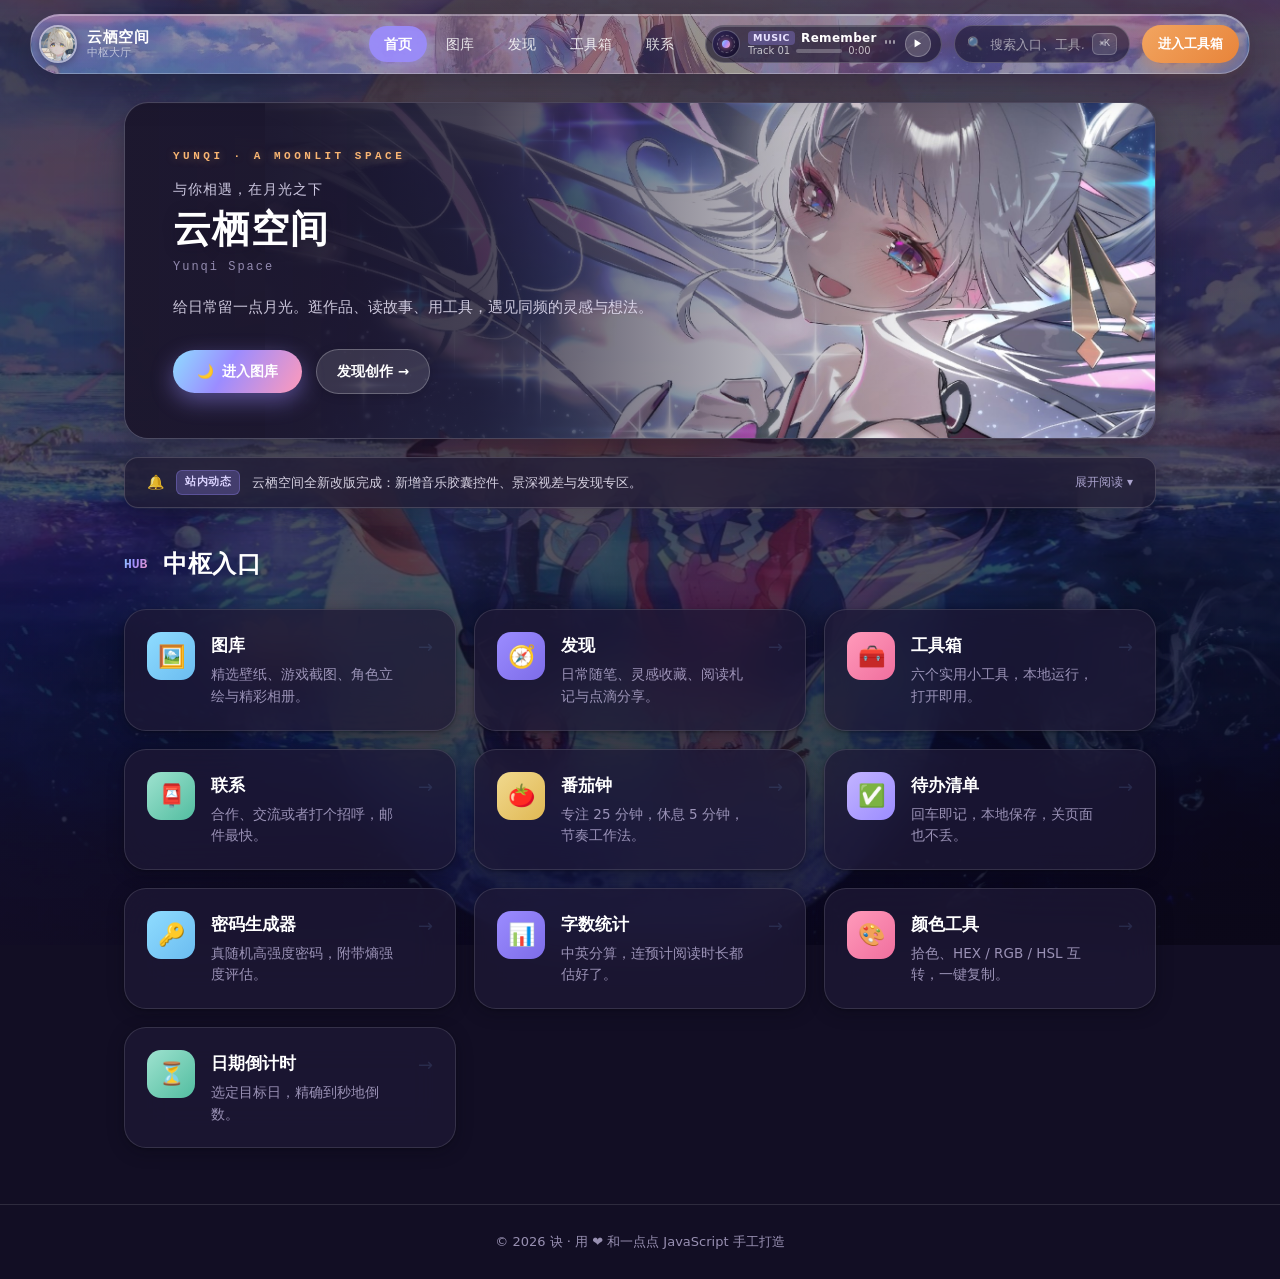
<file: index.html>
<!DOCTYPE html>
<html lang="zh-CN" data-page-node-id="P3JyjiMPpxjts386KvZXbW" style=""><head data-page-node-id="1bunyVzWdBlCPHxPumAdWj">
<meta charset="UTF-8" data-page-node-id="Wsf3eCD1wnH8L0HFDUauGj">
<meta name="viewport" content="width=device-width, initial-scale=1.0" data-page-node-id="jjtLs1kKuCGUO4jUVmPbDa">
<title>诀 · 中枢主页</title>
<meta name="description" content="诀的个人主页中枢：作品集、实用小工具箱与联系方式，一站直达。" data-page-node-id="1EO3taTmHl41I5hhDD1e3H">
<link rel="stylesheet" href="style.css" data-page-node-id="cEAoB5aokjoE9NMKTGb6dc">
<style id="__dm_no_drag_style__">* { -webkit-user-drag: none !important; }</style><style id="__dm_bindable_badge_style__">[data-sp-bindable="database"]{outline:1px dashed #0088ff;outline-offset:2px;border-radius:4px;}[data-sp-bindable="database"] *{pointer-events:none !important;transition:none !important;animation:none !important;}[data-sp-bindable="database"]{transition:none !important;animation:none !important;}</style></head>
<body data-page-node-id="Bw4qFAwPOQinr3BLrCRoBh" style="">

<!-- 全站景深视差背景层 -->
<div class="site-bg" aria-hidden="true" data-page-node-id="RlIpv2HKQMdlYREWcBHY8C" style="">
  <div class="site-bg-img" id="siteBgImg" data-page-node-id="MdkYaBaD4HrxFcivx0fimG" style="transform: translate3d(-11.41px, 6.25px, 0px) scale(1.02);"></div>
  <div class="site-bg-veil" data-page-node-id="pHSAOrPUAgBo11g0IqrXcE"></div>
</div>

<div class="boot-splash" aria-hidden="true" data-page-node-id="gb8m1t7LTN8WsCWdY6P6nZ">
  <div class="seal" data-page-node-id="fmjKavV6YEOpAHWCB9RZu3"><img src="sun-icon.png" alt="太阳" data-page-node-id="Gh3RQqSW7aG6fPqeENusmy" style=""></div>
  <div class="name" data-page-node-id="SBrb3XibP6vpcG2Af5OUib">云栖空间</div>
  <div class="cap" data-page-node-id="7Vt5aHWcSZ8fMd6vql4kQC">JUE SPACE</div>
  <div class="bar" data-page-node-id="CbJ6ovTUreB0HrtNeZOK6Z" style=""><i data-page-node-id="c7eDhkklTIyqG2hktrNSCI"></i></div>
</div>

<nav data-page-node-id="uAb9ZUDOglE5kfeZGCc7Gw" style="">
  <div class="wrap" data-page-node-id="i12NwDFqwZ2Q4EERzrQhKd">
    <a class="logo" href="index.html" data-page-node-id="CsG02TtOghqPUHKpVfzY1l"><img class="nav-avatar" src="avatar.jpg" alt="诀" data-page-node-id="WlV5tST7QGCyi5wmxLcjPW" style=""><span class="logo-text" data-page-node-id="axWLCiYvVQMSDftggmzHBR"><b data-page-node-id="F5SkxWrpoxOqZahB5Vn1Cx">云栖空间</b><i data-page-node-id="s5HxYsQYVcLE23esBBvpgE">中枢大厅</i></span></a>
    <div class="nav-links" data-page-node-id="Mu2SPzj2t6LrwqHaN5Yl0W">
      <a href="index.html" class="active" data-page-node-id="e4eHxs1qk08eALuD4G2uui">首页</a>
      <a href="works.html" data-page-node-id="Aw2CngVNen4Ecu0VrcxrFQ">图库</a>
      <a href="discover.html" data-page-node-id="NmZVAPaikAEWLMw4x9iTeR">发现</a>
      <a href="tools.html" data-page-node-id="Q15eE3PfQRgnXurP1RFHyy">工具箱</a>
      <a href="contact.html" data-page-node-id="IheC6lYRGjxJCYPX3BDlhe">联系</a>
    </div>

    <!-- 音乐胶囊播放器控件（Track / Remember） -->
    <div class="nav-music" id="navMusic" data-page-node-id="OzIqyiUZriHG45jHHT5Qgu">
      <div class="nav-music-disc" id="navMusicDisc" title="播放 / 暂停" data-page-node-id="I0EAZL5qpFXEfCZH0rambU" style=""><span class="disc-core" data-page-node-id="pebHRTTPbQhaQtjgDQk4XF"></span></div>
      <div class="nav-music-info" id="navMusicInfo" data-page-node-id="tgEuBRy2qILY2irU6IWRnE">
        <div class="nav-music-meta" data-page-node-id="9LqzvFd2yR6kljbYh4UrDl">
          <span class="nav-music-tag" data-page-node-id="3iMg3LsZ06mIyqMybEc7iS">MUSIC</span>
          <span class="nav-music-title" title="Remember · Track 01" data-page-node-id="zKmlXcuNdaBlOo0k8wheGa" style="">Remember</span>
          <div class="nav-music-waves" data-page-node-id="jr24Pq69fb2pbbv8AXPmD0"><span data-page-node-id="lO0JCduaL3R9Tjy4dM7r6g"></span><span data-page-node-id="BppfdWVas6UjXquKtPzaz8"></span><span data-page-node-id="0EzmZrrDebwJ5eHoYEjLuO"></span></div>
        </div>
        <div class="nav-music-sub" data-page-node-id="5P0B08bn5UZyhZTBSA76tG">
          <span data-page-node-id="BEWHPxLRSh5y4xWfR3Xd1V">Track 01</span>
          <div class="nav-music-bar" id="navMusicBar" data-page-node-id="oD3NCbmMu5azQakqxMdo6S" style=""><div class="nav-music-bar-fill" id="navMusicFill" data-page-node-id="so8ZNAa6Ze4FZyUB6c7Adt" style="width: 0%;"></div></div>
          <span id="navMusicTime" data-page-node-id="jXXRClQgKC74H7X5TE5qLK">0:00</span>
        </div>
      </div>
      <button class="nav-music-btn" id="navMusicBtn" title="播放/暂停" data-page-node-id="n8cWdagbf2wgAgrFQ5AYWj">▶</button>
    </div>

    <div class="nav-search" data-page-node-id="3C94pNYlEE6fjkRmShOkIp"><span data-page-node-id="yzrM7qDxGKq9Hat9SnSuEm">🔍</span><input id="navSearch" type="text" placeholder="搜索入口、工具…" data-page-node-id="m1Mz7XBTG7ISb5S0wInAlM" style=""><kbd data-page-node-id="hC1GKzvzbvvppWOeOrAkKE">⌘K</kbd></div>
    <a class="nav-cta" href="tools.html" data-page-node-id="8kXHOMjRM8BOYpVV66cT21">进入工具箱</a>
  </div>
</nav>

<main class="wrap" data-page-node-id="LqF2W8W08vMc7aVMHBAgqe">
  <!-- ====== 月读空间风格 宽屏特色卡片横幅（Moonlit Feature Banner） ====== -->
  <div class="moon-banner" data-page-node-id="F3VSB1d4LFP43o0WLuhUwO" style="">
    <div class="moon-banner-bg" data-page-node-id="gHAFaGRCZpPfarjuHqmS6K" style=""></div>
    <div class="moon-banner-content" data-page-node-id="ne26ctPr94Z9VX0tYelHOj">
      <div class="moon-banner-tag" data-page-node-id="No19DtZmm3hDIlArGoEkUy">YUNQI · A MOONLIT SPACE</div>
      <div class="moon-banner-subtitle" data-page-node-id="BykT3teqEqKfG1BkRrSAGV">与你相遇，在月光之下</div>
      <h2 data-page-node-id="PoTCHQPgiy0gwukAQjC4C4">云栖空间</h2>
      <div class="en-title" data-page-node-id="vBHFfEI0G9PH3ilAKhLofD">Yunqi Space</div>
      <p class="moon-banner-desc" data-page-node-id="EV3L52kcVxGlHRnoB6oUqg">给日常留一点月光。逛作品、读故事、用工具，遇见同频的灵感与想法。</p>
      <div class="moon-banner-actions" data-page-node-id="DX8A5EQsVEZIalOBAeGo3v">
        <a class="moon-btn-primary" href="works.html" data-page-node-id="RiszNOFtS2WckzekHFhYdw"><span data-page-node-id="uqFHUicXwj6ArFGqGSnUPp">🌙</span>进入图库</a>
        <a class="moon-btn-ghost" href="discover.html" data-page-node-id="0xzWmIiwUUbNA8FUQmET9p">发现创作 →</a>
      </div>
    </div>
  </div>

  <!-- 站内公告小条 -->
  <div class="moon-notice" data-page-node-id="1c89KDjVgVhlfqtdwpuQvq">
    <span class="bell" data-page-node-id="6DpSPxdQ81drcNCdEzZD9d">🔔</span>
    <span class="label" data-page-node-id="6TVeMD1oIRCB69lMDsLwiX">站内动态</span>
    <span class="text" data-page-node-id="D2FpfXRBOQR3R8nsgxmm2b" style="">云栖空间全新改版完成：新增音乐胶囊控件、景深视差与发现专区。</span>
    <a class="action" href="discover.html" data-page-node-id="W4VmmisM89IllRdnlCKazu">展开阅读 ▾</a>
  </div>

  <header class="hero" style="display:none" data-page-node-id="745Rv8DVBhWhnVUu8eUijb">
    <div class="avatar" data-page-node-id="CeCREMG2gX2wEzbrPuiHYo" style=""><img src="avatar.jpg" alt="诀的头像" data-page-node-id="jUfsQAtWqkuhUyv5F3QHRe" style=""></div>
    <div style="flex:1;min-width:260px" data-page-node-id="dH1rGbGouOQKDlLxl6pt5l">
      <h1 data-page-node-id="iYXEBw1FdgrvHItfyjaVzC"><span data-page-node-id="Go2OeNfcqZZ7XCsjqVAxE1">云栖</span></h1>
      <p class="tag" data-page-node-id="WZsLCeR9xhZ6VvLWgryJL8">致明天，亦或者是千年后的你</p>
      <div class="actions" data-page-node-id="D2idk2hxABF5WdnyO7EZKE">
        <a class="btn btn-primary" href="works.html" data-page-node-id="QpLcHdw9HamWW8xgBv8hgQ">看看我的作品 →</a>
        <a class="btn btn-ghost" href="tools.html" data-page-node-id="CQhJ7VAdGsskxjClybKw8p">顺手用下小工具</a>
      </div>
    </div>
  </header>

  <!-- ====== 中枢入口 ====== -->
  <div class="hub-head" data-page-node-id="KNdnN2w4uz11ZF61UIE1rs">
    <span class="no" data-page-node-id="Y8EEhgaOon6rPQWdMbAB1k">HUB</span><h2 data-page-node-id="STJmuFQibKC60Sg1qRdwA8">中枢入口</h2>
  </div>

  <div class="hub-grid" id="hubGrid" data-page-node-id="tks5lsJZYK1d10uCBYADxo">
    <a class="hub-card" href="works.html" data-key="图库 壁纸 截图 摄影 gallery works" data-page-node-id="84swznpkq2GGjeiUX9YYvn">
      <span class="icon" data-page-node-id="nJTyTDnw5NHf3QOWuVD1GC">🖼️</span>
      <div data-page-node-id="Ti8t1z6Y6JPMmF7CLPwVgl"><h3 data-page-node-id="eATxjZXHfk6Zl14Cmajjb8">图库</h3><p data-page-node-id="YAMw1df2T84LFtDP2tLXMf">精选壁纸、游戏截图、角色立绘与精彩相册。</p></div>
      <span class="go" data-page-node-id="kSRjOchTWAuS9e8d52aAXs">→</span>
    </a>
    <a class="hub-card" href="discover.html" data-key="发现 动态 博客 文章 随笔 灵感 discover explore blog article" data-page-node-id="aW4KNlaX3e6VT8FAnd6phk">
      <span class="icon" data-page-node-id="0khSUyNSoMaxcwUMUkoXKe">🧭</span>
      <div data-page-node-id="clcMWsecm9DipPSVbLfpGo"><h3 data-page-node-id="6paEuEs1gq8meUM6hyAEhK">发现</h3><p data-page-node-id="lKLz117eVPvaGb3SP1MBIm">日常随笔、灵感收藏、阅读札记与点滴分享。</p></div>
      <span class="go" data-page-node-id="X2eTgSe62LuRF6EQTmeGcb">→</span>
    </a>
    <a class="hub-card" href="tools.html" data-key="工具箱 小工具 tools utilities" data-page-node-id="yFN53Qg9gx5xHDn9vUCHHT">
      <span class="icon" data-page-node-id="3rYNdYIyc79of74v2oVPDQ">🧰</span>
      <div data-page-node-id="ZSPipOrf8OCoMUFJBoTd3g"><h3 data-page-node-id="a2sdG4aoDbpSDY9t29km3n">工具箱</h3><p data-page-node-id="3OiK2wxSbonMdfSsnkl7OD">六个实用小工具，本地运行，打开即用。</p></div>
      <span class="go" data-page-node-id="k5cZ0bpBXq5vO6J42Bs5JG">→</span>
    </a>
    <a class="hub-card" href="contact.html" data-key="联系 邮件 合作 contact email" data-page-node-id="pmLMvHLMsgBTEYyjFMnoMe">
      <span class="icon" data-page-node-id="5K5Bb6SBTsQWxnqAHFE4s7">📮</span>
      <div data-page-node-id="TXooAUCeQ1TnuAW8Cy5Ctr"><h3 data-page-node-id="3xjo9jDDdzaoR7905pfrnG">联系</h3><p data-page-node-id="5yGupA8Z2AFHYrXBReBAfu">合作、交流或者打个招呼，邮件最快。</p></div>
      <span class="go" data-page-node-id="I4yO3USEQTk5D7tKXIhs9S">→</span>
    </a>
    <a class="hub-card" href="tools.html#pomo" data-key="番茄钟 专注 计时 pomodoro timer focus" data-page-node-id="iKCEmhZg28UWNXAiJO8DOO">
      <span class="icon" data-page-node-id="nfWx8KxVfegb0umSWYNSNf">🍅</span>
      <div data-page-node-id="WILunXTUHrzFf5tOyv1Yg5"><h3 data-page-node-id="UFykWKoAg2cFuvIDqLmZP8">番茄钟</h3><p data-page-node-id="lhBOaEcXkoIhVTs8pzC51n">专注 25 分钟，休息 5 分钟，节奏工作法。</p></div>
      <span class="go" data-page-node-id="aSbPgnsNOmPF98qNftEmfy">→</span>
    </a>
    <a class="hub-card" href="tools.html#todo" data-key="待办 清单 任务 todo task list" data-page-node-id="CLX5cE1t7R5WwU8VbDeG4d">
      <span class="icon" data-page-node-id="BEhgquhmdovjKBJRGZHGQv">✅</span>
      <div data-page-node-id="sxYSDNGu1GPr5r05NdJ7HO"><h3 data-page-node-id="uEY0vPZ6KmyA4eHldBa54z">待办清单</h3><p data-page-node-id="lcKd18SAF7i2TeWT94QzM4">回车即记，本地保存，关页面也不丢。</p></div>
      <span class="go" data-page-node-id="IhYUb4OzMzWb3gCjzxE4H5">→</span>
    </a>
    <a class="hub-card" href="tools.html#pw" data-key="密码 生成器 随机 password generator security" data-page-node-id="EVvz2KjljneEywtcw84w8D">
      <span class="icon" data-page-node-id="2i4hCG9yhArcSlM4r0Cftu">🔑</span>
      <div data-page-node-id="YpmuTtXWeBq5JpeBEyslLe"><h3 data-page-node-id="8ylk96Oe3gyFIBK3hhaNtN">密码生成器</h3><p data-page-node-id="TjuwbdKplZlu6zPHtZRhqW">真随机高强度密码，附带熵强度评估。</p></div>
      <span class="go" data-page-node-id="rAVAYDXUlsDhGSAWfVAJe2">→</span>
    </a>
    <a class="hub-card" href="tools.html#wc" data-key="字数 统计 写作 word count writing" data-page-node-id="6S4yZ3t4ZODI0zrm4zRacf">
      <span class="icon" data-page-node-id="TNgxBMYXILsmWzSSzNDx3p">📊</span>
      <div data-page-node-id="V0kPshggF9v3PIgC1lbWFN"><h3 data-page-node-id="WM5X5aMnE9H5mMysrYRk9h">字数统计</h3><p data-page-node-id="UNRRdGue6FWT20bAJLeNQ6">中英分算，连预计阅读时长都估好了。</p></div>
      <span class="go" data-page-node-id="waS0BF1rnr2EbzsVaq5geM">→</span>
    </a>
    <a class="hub-card" href="tools.html#color" data-key="颜色 拾色 hex rgb hsl color picker palette" data-page-node-id="iHqbaWq7V87QvmP7yLlh7I">
      <span class="icon" data-page-node-id="VNFK5IBf5mlPWwd7InZAkx">🎨</span>
      <div data-page-node-id="Y9BwtU6gJGg7riABfzPjAp"><h3 data-page-node-id="arB5mVw2zpRIQlEF18AAIM">颜色工具</h3><p data-page-node-id="jLwPU8C7gdGWhyCmjnzdHc">拾色、HEX / RGB / HSL 互转，一键复制。</p></div>
      <span class="go" data-page-node-id="iVWrPQtlx4iQcWCSLIHCLP">→</span>
    </a>
    <a class="hub-card" href="tools.html#cd" data-key="倒计时 日期 倒数 countdown date" data-page-node-id="Bafytte02D7iVV6rvrAnwh">
      <span class="icon" data-page-node-id="Mhjg7C4kR3HPfPBLtCw9hk">⏳</span>
      <div data-page-node-id="UadAyN8xedtwU7ETBJBiCI"><h3 data-page-node-id="KDOfCdUPCgbPYSmSciYpaU">日期倒计时</h3><p data-page-node-id="l8IePlUAKSiEMOCiOcMQzN">选定目标日，精确到秒地倒数。</p></div>
      <span class="go" data-page-node-id="NZG1zRcETj6TbKDX0obF9h">→</span>
    </a>
  </div>
  <div class="hub-empty" id="hubEmpty" data-page-node-id="iDxciMQYv1p4KNBzkKy93f">没有找到匹配的入口，换个关键词试试？</div>
</main>

<footer data-page-node-id="PG12gWnp3VQ99Dy3EdW8mR">© 2026 诀 · 用 ❤️ 和一点点 JavaScript 手工打造</footer>

<div class="toast" id="toast" data-page-node-id="jRanmxJLrX7xtowFKVKauW">已复制</div>

<script>
/* 导航搜索：实时过滤入口卡片，支持 ⌘K / Ctrl+K 聚焦，支持 ?q= 直达 */
const hubInput=document.getElementById('navSearch'),
  hubCards=[...document.querySelectorAll('.hub-card')],
  hubEmpty=document.getElementById('hubEmpty');
function hubFilter(){
  const q=hubInput.value.trim().toLowerCase();
  let visible=0;
  hubCards.forEach(c=>{
    const hit=!q||c.dataset.key.toLowerCase().includes(q)
      ||c.textContent.toLowerCase().includes(q);
    c.style.display=hit?'':'none';
    if(hit)visible++;
  });
  hubEmpty.classList.toggle('show',visible===0);
}
hubInput.addEventListener('input',hubFilter);
document.addEventListener('keydown',e=>{
  if((e.metaKey||e.ctrlKey)&&e.key.toLowerCase()==='k'){
    e.preventDefault();hubInput.focus();hubInput.select();
  }
});
const initQ=new URLSearchParams(location.search).get('q');
if(initQ){hubInput.value=initQ;hubFilter()}

/* ===== 背景景深视差效果 =====
   随鼠标移动，背景深层微移，叠加正弦呼吸浮动，平滑惯性跟手 */
(function(){
  const bgImg=document.getElementById('siteBgImg');
  if(!bgImg)return;
  // 鼠标移动只影响背景，幅度 28px/18px 保证景深明显同时边缘不露白
  const maxX=28, maxY=18;
  let tx=0, ty=0, cx=0, cy=0;
  addEventListener('mousemove', e=>{
    tx = (e.clientX / innerWidth - 0.5) * 2;
    ty = (e.clientY / innerHeight - 0.5) * 2;
  }, {passive:true});
  // 触屏设备支持陀螺仪
  addEventListener('deviceorientation', e=>{
    if(e.gamma==null)return;
    tx = Math.max(-1, Math.min(1, e.gamma / 30));
    ty = Math.max(-1, Math.min(1, (e.beta - 45) / 30));
  }, {passive:true});
  let t=0;
  (function tick(){
    t += 0.005;
    cx += (tx - cx) * 0.055;
    cy += (ty - cy) * 0.055;
    // 叠加微弱呼吸浮动
    const bx = Math.sin(t) * 0.05, by = Math.cos(t * 0.8) * 0.04;
    const px = (cx + bx) * maxX, py = (cy + by) * maxY;
    bgImg.style.transform = 'translate3d(' + px.toFixed(2) + 'px,' + py.toFixed(2) + 'px,0) scale(1.02)';
    requestAnimationFrame(tick);
  })();
})();

/* ===== 音乐胶囊真实音频播放器（基于 remember.mp3） ===== */
(function(){
  const box = document.getElementById('navMusic');
  if(!box) return;
  const btn = document.getElementById('navMusicBtn'),
    disc = document.getElementById('navMusicDisc'),
    info = document.getElementById('navMusicInfo'),
    fill = document.getElementById('navMusicFill'),
    bar = document.getElementById('navMusicBar'),
    timeEl = document.getElementById('navMusicTime');

  // 创建真实 Audio 对象，指向本地音频
  const audio = new Audio('remember.mp3');
  audio.preload = 'metadata';
  audio.loop = true;

  function formatTime(s){
    if(isNaN(s)) return '0:00';
    const m = Math.floor(s / 60), r = Math.floor(s % 60);
    return m + ':' + (r < 10 ? '0' : '') + r;
  }

  function updateProgress(){
    const cur = audio.currentTime || 0;
    const dur = audio.duration || 196;
    timeEl.textContent = formatTime(cur);
    fill.style.width = (dur > 0 ? (cur / dur * 100).toFixed(1) : 0) + '%';
  }

  function setPlayingState(playing){
    box.classList.toggle('playing', playing);
    btn.innerHTML = playing
      ? '<svg viewBox="0 0 24 24"><rect x="6" y="4" width="4" height="16" rx="1.5"/><rect x="14" y="4" width="4" height="16" rx="1.5"/></svg>'
      : '<svg viewBox="0 0 24 24"><polygon points="6,4 20,12 6,20"/></svg>';
  }

  function togglePlay(){
    if(audio.paused){
      audio.play().then(()=>{
        setPlayingState(true);
      }).catch(err=>{
        console.warn('播放被浏览器阻止或失败:', err);
      });
    } else {
      audio.pause();
      setPlayingState(false);
    }
  }

  audio.addEventListener('timeupdate', updateProgress);
  audio.addEventListener('play', ()=> setPlayingState(true));
  audio.addEventListener('pause', ()=> setPlayingState(false));
  audio.addEventListener('ended', ()=> setPlayingState(false));
  audio.addEventListener('loadedmetadata', ()=>{
    updateProgress();
  });

  btn.addEventListener('click', togglePlay);
  disc.addEventListener('click', togglePlay);
  info.addEventListener('click', togglePlay);

  if(bar){
    bar.addEventListener('click', e=>{
      e.stopPropagation();
      const rect = bar.getBoundingClientRect();
      const pos = Math.max(0, Math.min(1, (e.clientX - rect.left) / rect.width));
      const dur = audio.duration || 196;
      audio.currentTime = pos * dur;
      updateProgress();
    });
  }

  // 页面初次任意点击时尝试允许音频上下文或就绪
  document.addEventListener('click', function unlock(){
    document.removeEventListener('click', unlock);
  }, {once:true});
})();
</script>



</body></html>
</file>
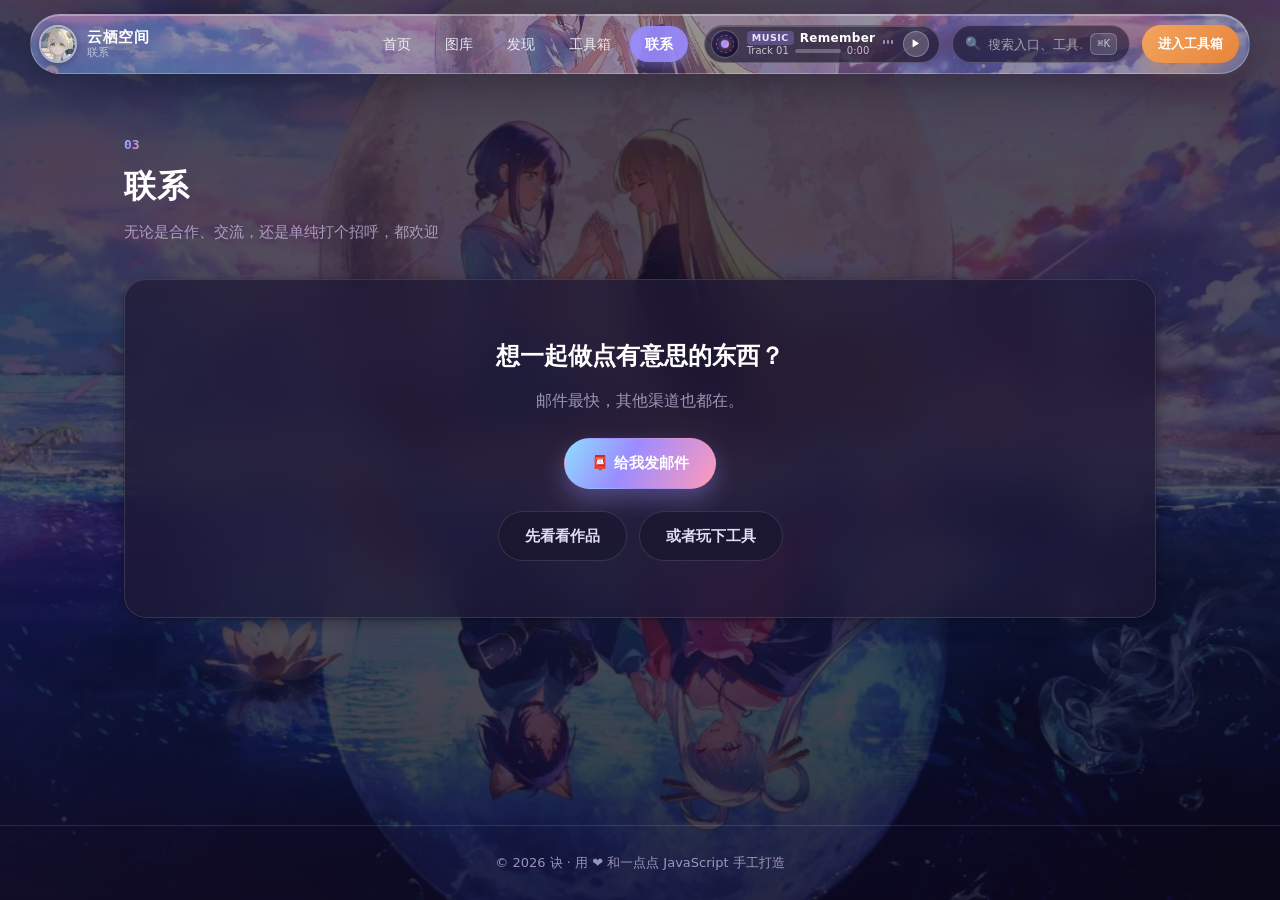
<file: contact.html>
<!DOCTYPE html>
<html lang="zh-CN">
<head>
<meta charset="UTF-8">
<meta name="viewport" content="width=device-width, initial-scale=1.0">
<title>诀 · 联系</title>
<link rel="stylesheet" href="style.css">
</head>
<body>

<!-- 全站景深视差背景层 -->
<div class="site-bg" aria-hidden="true">
  <div class="site-bg-img" id="siteBgImg"></div>
  <div class="site-bg-veil"></div>
</div>

<div class="boot-splash" aria-hidden="true">
  <div class="seal"><img src="sun-icon.png" alt="太阳"></div>
  <div class="name">云栖空间</div>
  <div class="cap">JUE SPACE</div>
  <div class="bar"><i></i></div>
</div>

<nav>
  <div class="wrap">
    <a class="logo" href="index.html"><img class="nav-avatar" src="avatar.jpg" alt="诀"><span class="logo-text"><b>云栖空间</b><i>联系</i></span></a>
    <div class="nav-links">
      <a href="index.html">首页</a>
      <a href="works.html">图库</a>
      <a href="discover.html">发现</a>
      <a href="tools.html">工具箱</a>
      <a href="contact.html" class="active">联系</a>
    </div>

    <!-- 音乐胶囊播放器控件（Track / Remember） -->
    <div class="nav-music" id="navMusic">
      <div class="nav-music-disc" id="navMusicDisc" title="播放 / 暂停"><span class="disc-core"></span></div>
      <div class="nav-music-info" id="navMusicInfo">
        <div class="nav-music-meta">
          <span class="nav-music-tag">MUSIC</span>
          <span class="nav-music-title" title="Remember · Track 01">Remember</span>
          <div class="nav-music-waves"><span></span><span></span><span></span></div>
        </div>
        <div class="nav-music-sub">
          <span>Track 01</span>
          <div class="nav-music-bar" id="navMusicBar"><div class="nav-music-bar-fill" id="navMusicFill"></div></div>
          <span id="navMusicTime">0:00</span>
        </div>
      </div>
      <button class="nav-music-btn" id="navMusicBtn" title="播放/暂停">▶</button>
    </div>

    <div class="nav-search"><span>🔍</span><input id="navSearch" type="text" placeholder="搜索入口、工具…"><kbd>⌘K</kbd></div>
    <a class="nav-cta" href="tools.html">进入工具箱</a>
  </div>
</nav>

<main class="wrap">
  <div class="page-head">
    <span class="no">03</span>
    <h1>联系</h1>
    <p>无论是合作、交流，还是单纯打个招呼，都欢迎</p>
  </div>

  <div class="contact-card">
    <h2>想一起做点有意思的东西？</h2>
    <p>邮件最快，其他渠道也都在。</p>
    <a class="btn btn-primary" href="mailto:hello@example.com">📮 给我发邮件</a>
    <div class="contact-links">
      <a class="btn btn-ghost" href="works.html">先看看作品</a>
      <a class="btn btn-ghost" href="tools.html">或者玩下工具</a>
    </div>
  </div>
</main>

<footer>© 2026 诀 · 用 ❤️ 和一点点 JavaScript 手工打造</footer>

<script>
/* 导航搜索：本页无入口卡片，回车跳回首页搜索 */
const navInput=document.getElementById('navSearch');
navInput.addEventListener('keydown',e=>{
  if(e.key==='Enter'&&navInput.value.trim())
    location.href='index.html?q='+encodeURIComponent(navInput.value.trim());
});
document.addEventListener('keydown',e=>{
  if((e.metaKey||e.ctrlKey)&&e.key.toLowerCase()==='k'){
    e.preventDefault();navInput.focus();navInput.select();
  }
});

/* 背景景深视差效果 */
(function(){
  const bgImg=document.getElementById('siteBgImg');
  if(!bgImg)return;
  const maxX=28, maxY=18;
  let tx=0, ty=0, cx=0, cy=0;
  addEventListener('mousemove', e=>{
    tx = (e.clientX / innerWidth - 0.5) * 2;
    ty = (e.clientY / innerHeight - 0.5) * 2;
  }, {passive:true});
  addEventListener('deviceorientation', e=>{
    if(e.gamma==null)return;
    tx = Math.max(-1, Math.min(1, e.gamma / 30));
    ty = Math.max(-1, Math.min(1, (e.beta - 45) / 30));
  }, {passive:true});
  let t=0;
  (function tick(){
    t += 0.005;
    cx += (tx - cx) * 0.055;
    cy += (ty - cy) * 0.055;
    const bx = Math.sin(t) * 0.05, by = Math.cos(t * 0.8) * 0.04;
    const px = (cx + bx) * maxX, py = (cy + by) * maxY;
    bgImg.style.transform = 'translate3d(' + px.toFixed(2) + 'px,' + py.toFixed(2) + 'px,0) scale(1.02)';
    requestAnimationFrame(tick);
  })();
})();

/* ===== 音乐胶囊真实音频播放器（基于 remember.mp3） ===== */
(function(){
  const box = document.getElementById('navMusic');
  if(!box) return;
  const btn = document.getElementById('navMusicBtn'),
    disc = document.getElementById('navMusicDisc'),
    info = document.getElementById('navMusicInfo'),
    fill = document.getElementById('navMusicFill'),
    bar = document.getElementById('navMusicBar'),
    timeEl = document.getElementById('navMusicTime');

  const audio = new Audio('remember.mp3');
  audio.preload = 'metadata';
  audio.loop = true;

  function formatTime(s){
    if(isNaN(s)) return '0:00';
    const m = Math.floor(s / 60), r = Math.floor(s % 60);
    return m + ':' + (r < 10 ? '0' : '') + r;
  }

  function updateProgress(){
    const cur = audio.currentTime || 0;
    const dur = audio.duration || 196;
    timeEl.textContent = formatTime(cur);
    fill.style.width = (dur > 0 ? (cur / dur * 100).toFixed(1) : 0) + '%';
  }

  function setPlayingState(playing){
    box.classList.toggle('playing', playing);
    btn.innerHTML = playing
      ? '<svg viewBox="0 0 24 24"><rect x="6" y="4" width="4" height="16" rx="1.5"/><rect x="14" y="4" width="4" height="16" rx="1.5"/></svg>'
      : '<svg viewBox="0 0 24 24"><polygon points="6,4 20,12 6,20"/></svg>';
  }

  function togglePlay(){
    if(audio.paused){
      audio.play().then(()=>{
        setPlayingState(true);
      }).catch(err=>{
        console.warn('播放被浏览器阻止或失败:', err);
      });
    } else {
      audio.pause();
      setPlayingState(false);
    }
  }

  audio.addEventListener('timeupdate', updateProgress);
  audio.addEventListener('play', ()=> setPlayingState(true));
  audio.addEventListener('pause', ()=> setPlayingState(false));
  audio.addEventListener('ended', ()=> setPlayingState(false));
  audio.addEventListener('loadedmetadata', updateProgress);

  btn.addEventListener('click', togglePlay);
  disc.addEventListener('click', togglePlay);
  info.addEventListener('click', togglePlay);

  if(bar){
    bar.addEventListener('click', e=>{
      e.stopPropagation();
      const rect = bar.getBoundingClientRect();
      const pos = Math.max(0, Math.min(1, (e.clientX - rect.left) / rect.width));
      const dur = audio.duration || 196;
      audio.currentTime = pos * dur;
      updateProgress();
    });
  }
})();
</script>
</body>
</html>
</file>
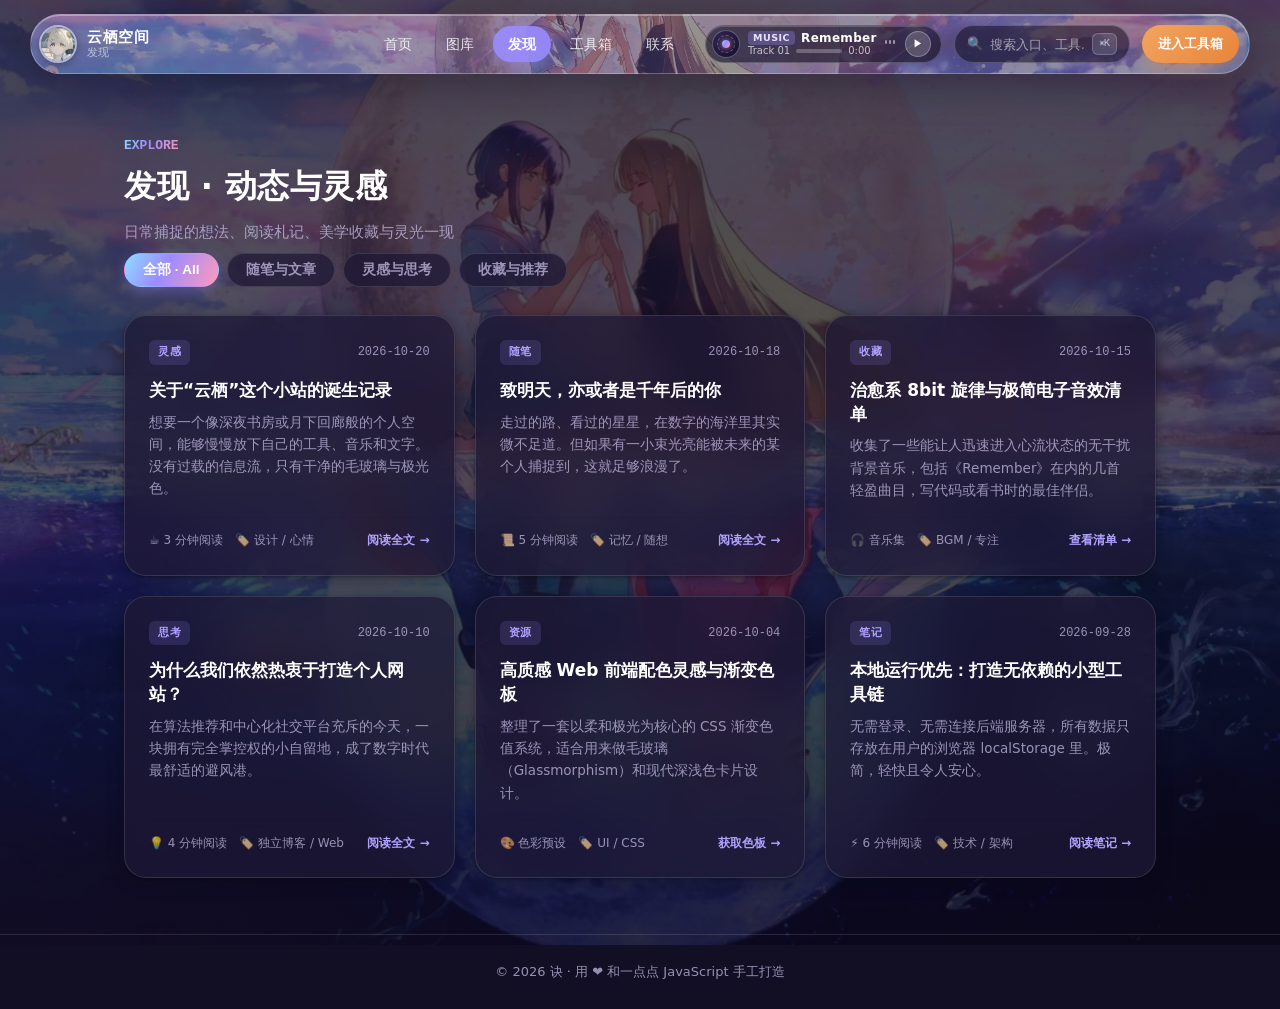
<file: discover.html>
<!DOCTYPE html>
<html lang="zh-CN">
<head>
<meta charset="UTF-8">
<meta name="viewport" content="width=device-width, initial-scale=1.0">
<title>诀 · 发现</title>
<link rel="stylesheet" href="style.css">
</head>
<body>

<!-- 全站景深视差背景层 -->
<div class="site-bg" aria-hidden="true">
  <div class="site-bg-img" id="siteBgImg"></div>
  <div class="site-bg-veil"></div>
</div>

<div class="boot-splash" aria-hidden="true">
  <div class="seal"><img src="sun-icon.png" alt="太阳"></div>
  <div class="name">云栖空间</div>
  <div class="cap">JUE SPACE</div>
  <div class="bar"><i></i></div>
</div>

<nav>
  <div class="wrap">
    <a class="logo" href="index.html"><img class="nav-avatar" src="avatar.jpg" alt="诀"><span class="logo-text"><b>云栖空间</b><i>发现</i></span></a>
    <div class="nav-links">
      <a href="index.html">首页</a>
      <a href="works.html">图库</a>
      <a href="discover.html" class="active">发现</a>
      <a href="tools.html">工具箱</a>
      <a href="contact.html">联系</a>
    </div>

    <!-- 音乐胶囊播放器控件（Track / Remember） -->
    <div class="nav-music" id="navMusic">
      <div class="nav-music-disc" id="navMusicDisc" title="播放 / 暂停"><span class="disc-core"></span></div>
      <div class="nav-music-info" id="navMusicInfo">
        <div class="nav-music-meta">
          <span class="nav-music-tag">MUSIC</span>
          <span class="nav-music-title" title="Remember · Track 01">Remember</span>
          <div class="nav-music-waves"><span></span><span></span><span></span></div>
        </div>
        <div class="nav-music-sub">
          <span>Track 01</span>
          <div class="nav-music-bar" id="navMusicBar"><div class="nav-music-bar-fill" id="navMusicFill"></div></div>
          <span id="navMusicTime">0:00</span>
        </div>
      </div>
      <button class="nav-music-btn" id="navMusicBtn" title="播放/暂停">▶</button>
    </div>

    <div class="nav-search"><span>🔍</span><input id="navSearch" type="text" placeholder="搜索入口、工具…"><kbd>⌘K</kbd></div>
    <a class="nav-cta" href="tools.html">进入工具箱</a>
  </div>
</nav>

<main class="wrap">
  <div class="page-head">
    <span class="no">EXPLORE</span>
    <h1>发现 · 动态与灵感</h1>
    <p>日常捕捉的想法、阅读札记、美学收藏与灵光一现</p>
  </div>

  <div class="disc-filters">
    <button class="disc-filter active" data-type="all">全部 · All</button>
    <button class="disc-filter" data-type="article">随笔与文章</button>
    <button class="disc-filter" data-type="inspiration">灵感与思考</button>
    <button class="disc-filter" data-type="resource">收藏与推荐</button>
  </div>

  <div class="disc-grid" id="discGrid">
    <article class="disc-card" data-cat="inspiration">
      <div class="disc-card-top">
        <span class="disc-tag">灵感</span>
        <span class="disc-date">2026-10-20</span>
      </div>
      <h3>关于“云栖”这个小站的诞生记录</h3>
      <p>想要一个像深夜书房或月下回廊般的个人空间，能够慢慢放下自己的工具、音乐和文字。没有过载的信息流，只有干净的毛玻璃与极光色。</p>
      <div class="disc-card-bottom">
        <div class="disc-meta">
          <span>☕ 3 分钟阅读</span>
          <span>🏷️ 设计 / 心情</span>
        </div>
        <span class="disc-link">阅读全文 →</span>
      </div>
    </article>

    <article class="disc-card" data-cat="article">
      <div class="disc-card-top">
        <span class="disc-tag">随笔</span>
        <span class="disc-date">2026-10-18</span>
      </div>
      <h3>致明天，亦或者是千年后的你</h3>
      <p>走过的路、看过的星星，在数字的海洋里其实微不足道。但如果有一小束光亮能被未来的某个人捕捉到，这就足够浪漫了。</p>
      <div class="disc-card-bottom">
        <div class="disc-meta">
          <span>📜 5 分钟阅读</span>
          <span>🏷️ 记忆 / 随想</span>
        </div>
        <span class="disc-link">阅读全文 →</span>
      </div>
    </article>

    <article class="disc-card" data-cat="resource">
      <div class="disc-card-top">
        <span class="disc-tag">收藏</span>
        <span class="disc-date">2026-10-15</span>
      </div>
      <h3>治愈系 8bit 旋律与极简电子音效清单</h3>
      <p>收集了一些能让人迅速进入心流状态的无干扰背景音乐，包括《Remember》在内的几首轻盈曲目，写代码或看书时的最佳伴侣。</p>
      <div class="disc-card-bottom">
        <div class="disc-meta">
          <span>🎧 音乐集</span>
          <span>🏷️ BGM / 专注</span>
        </div>
        <span class="disc-link">查看清单 →</span>
      </div>
    </article>

    <article class="disc-card" data-cat="inspiration">
      <div class="disc-card-top">
        <span class="disc-tag">思考</span>
        <span class="disc-date">2026-10-10</span>
      </div>
      <h3>为什么我们依然热衷于打造个人网站？</h3>
      <p>在算法推荐和中心化社交平台充斥的今天，一块拥有完全掌控权的小自留地，成了数字时代最舒适的避风港。</p>
      <div class="disc-card-bottom">
        <div class="disc-meta">
          <span>💡 4 分钟阅读</span>
          <span>🏷️ 独立博客 / Web</span>
        </div>
        <span class="disc-link">阅读全文 →</span>
      </div>
    </article>

    <article class="disc-card" data-cat="resource">
      <div class="disc-card-top">
        <span class="disc-tag">资源</span>
        <span class="disc-date">2026-10-04</span>
      </div>
      <h3>高质感 Web 前端配色灵感与渐变色板</h3>
      <p>整理了一套以柔和极光为核心的 CSS 渐变色值系统，适合用来做毛玻璃（Glassmorphism）和现代深浅色卡片设计。</p>
      <div class="disc-card-bottom">
        <div class="disc-meta">
          <span>🎨 色彩预设</span>
          <span>🏷️ UI / CSS</span>
        </div>
        <span class="disc-link">获取色板 →</span>
      </div>
    </article>

    <article class="disc-card" data-cat="article">
      <div class="disc-card-top">
        <span class="disc-tag">笔记</span>
        <span class="disc-date">2026-09-28</span>
      </div>
      <h3>本地运行优先：打造无依赖的小型工具链</h3>
      <p>无需登录、无需连接后端服务器，所有数据只存放在用户的浏览器 localStorage 里。极简，轻快且令人安心。</p>
      <div class="disc-card-bottom">
        <div class="disc-meta">
          <span>⚡ 6 分钟阅读</span>
          <span>🏷️ 技术 / 架构</span>
        </div>
        <span class="disc-link">阅读笔记 →</span>
      </div>
    </article>
  </div>
</main>

<footer>© 2026 诀 · 用 ❤️ 和一点点 JavaScript 手工打造</footer>

<script>
/* 分类筛选交互 */
const filterBtns = document.querySelectorAll('.disc-filter');
const cards = document.querySelectorAll('.disc-card');

filterBtns.forEach(btn => {
  btn.addEventListener('click', () => {
    filterBtns.forEach(b => b.classList.remove('active'));
    btn.classList.add('active');
    const type = btn.dataset.type;
    cards.forEach(card => {
      if(type === 'all' || card.dataset.cat === type){
        card.style.display = 'flex';
      } else {
        card.style.display = 'none';
      }
    });
  });
});

/* 导航搜索：本页无入口卡片，回车跳回首页搜索 */
const navInput = document.getElementById('navSearch');
navInput.addEventListener('keydown', e => {
  if(e.key === 'Enter' && navInput.value.trim())
    location.href = 'index.html?q=' + encodeURIComponent(navInput.value.trim());
});
document.addEventListener('keydown', e => {
  if((e.metaKey || e.ctrlKey) && e.key.toLowerCase() === 'k'){
    e.preventDefault();
    navInput.focus();
    navInput.select();
  }
});

/* 背景景深视差效果 */
(function(){
  const bgImg = document.getElementById('siteBgImg');
  if(!bgImg) return;
  const maxX = 28, maxY = 18;
  let tx = 0, ty = 0, cx = 0, cy = 0;
  addEventListener('mousemove', e => {
    tx = (e.clientX / innerWidth - 0.5) * 2;
    ty = (e.clientY / innerHeight - 0.5) * 2;
  }, {passive:true});
  addEventListener('deviceorientation', e => {
    if(e.gamma == null) return;
    tx = Math.max(-1, Math.min(1, e.gamma / 30));
    ty = Math.max(-1, Math.min(1, (e.beta - 45) / 30));
  }, {passive:true});
  let t = 0;
  (function tick(){
    t += 0.005;
    cx += (tx - cx) * 0.055;
    cy += (ty - cy) * 0.055;
    const bx = Math.sin(t) * 0.05, by = Math.cos(t * 0.8) * 0.04;
    const px = (cx + bx) * maxX, py = (cy + by) * maxY;
    bgImg.style.transform = 'translate3d(' + px.toFixed(2) + 'px,' + py.toFixed(2) + 'px,0) scale(1.02)';
    requestAnimationFrame(tick);
  })();
})();

/* ===== 音乐胶囊真实音频播放器（基于 remember.mp3） ===== */
(function(){
  const box = document.getElementById('navMusic');
  if(!box) return;
  const btn = document.getElementById('navMusicBtn'),
    disc = document.getElementById('navMusicDisc'),
    info = document.getElementById('navMusicInfo'),
    fill = document.getElementById('navMusicFill'),
    bar = document.getElementById('navMusicBar'),
    timeEl = document.getElementById('navMusicTime');

  const audio = new Audio('remember.mp3');
  audio.preload = 'metadata';
  audio.loop = true;

  function formatTime(s){
    if(isNaN(s)) return '0:00';
    const m = Math.floor(s / 60), r = Math.floor(s % 60);
    return m + ':' + (r < 10 ? '0' : '') + r;
  }

  function updateProgress(){
    const cur = audio.currentTime || 0;
    const dur = audio.duration || 196;
    timeEl.textContent = formatTime(cur);
    fill.style.width = (dur > 0 ? (cur / dur * 100).toFixed(1) : 0) + '%';
  }

  function setPlayingState(playing){
    box.classList.toggle('playing', playing);
    btn.innerHTML = playing
      ? '<svg viewBox="0 0 24 24"><rect x="6" y="4" width="4" height="16" rx="1.5"/><rect x="14" y="4" width="4" height="16" rx="1.5"/></svg>'
      : '<svg viewBox="0 0 24 24"><polygon points="6,4 20,12 6,20"/></svg>';
  }

  function togglePlay(){
    if(audio.paused){
      audio.play().then(()=>{
        setPlayingState(true);
      }).catch(err=>{
        console.warn('播放被浏览器阻止或失败:', err);
      });
    } else {
      audio.pause();
      setPlayingState(false);
    }
  }

  audio.addEventListener('timeupdate', updateProgress);
  audio.addEventListener('play', ()=> setPlayingState(true));
  audio.addEventListener('pause', ()=> setPlayingState(false));
  audio.addEventListener('ended', ()=> setPlayingState(false));
  audio.addEventListener('loadedmetadata', updateProgress);

  btn.addEventListener('click', togglePlay);
  disc.addEventListener('click', togglePlay);
  info.addEventListener('click', togglePlay);

  if(bar){
    bar.addEventListener('click', e=>{
      e.stopPropagation();
      const rect = bar.getBoundingClientRect();
      const pos = Math.max(0, Math.min(1, (e.clientX - rect.left) / rect.width));
      const dur = audio.duration || 196;
      audio.currentTime = pos * dur;
      updateProgress();
    });
  }
})();
</script>
</body>
</html>
</file>
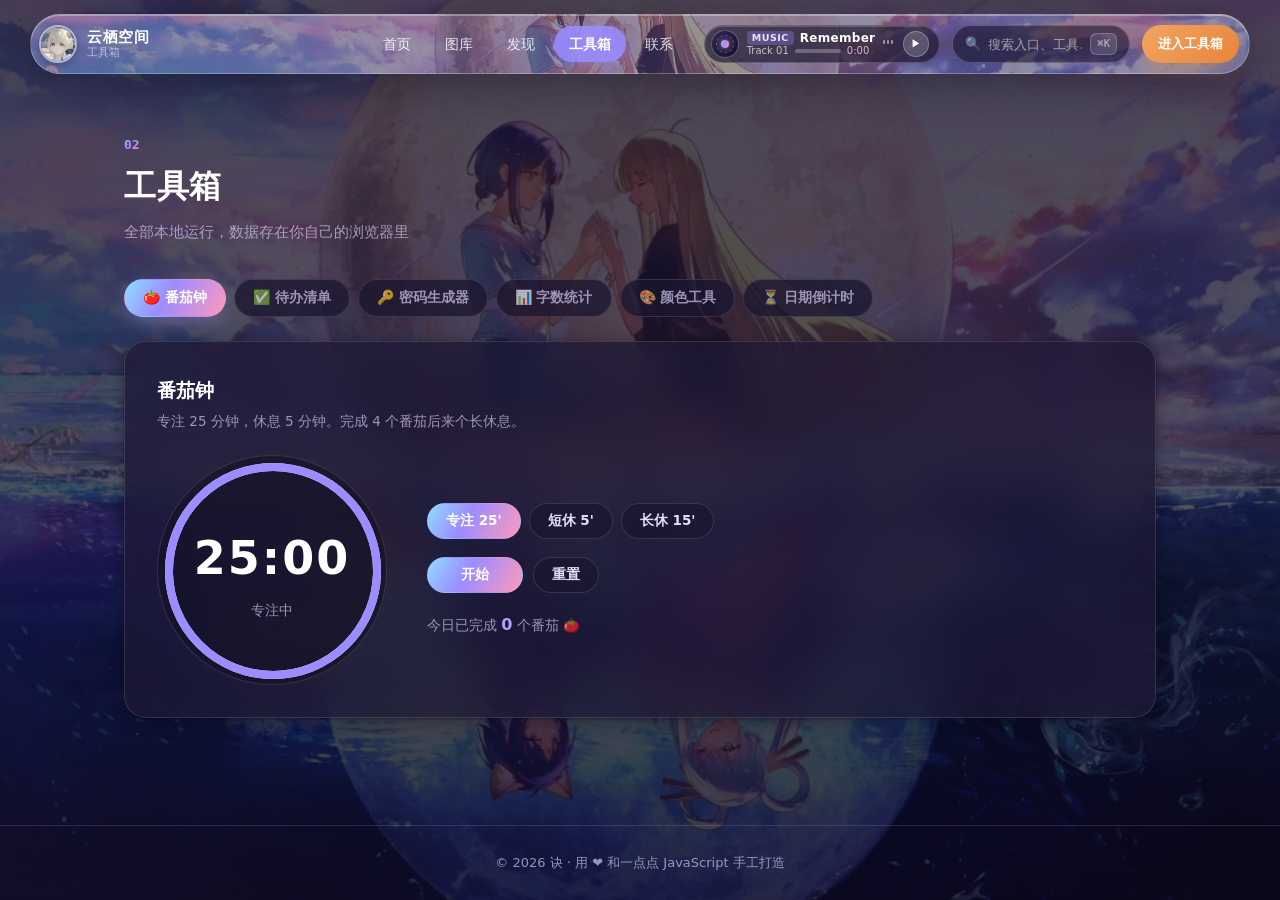
<file: tools.html>
<!DOCTYPE html>
<html lang="zh-CN">
<head>
<meta charset="UTF-8">
<meta name="viewport" content="width=device-width, initial-scale=1.0">
<title>诀 · 工具箱</title>
<link rel="stylesheet" href="style.css">
</head>
<body>

<!-- 全站景深视差背景层 -->
<div class="site-bg" aria-hidden="true">
  <div class="site-bg-img" id="siteBgImg"></div>
  <div class="site-bg-veil"></div>
</div>

<div class="boot-splash" aria-hidden="true">
  <div class="seal"><img src="sun-icon.png" alt="太阳"></div>
  <div class="name">云栖空间</div>
  <div class="cap">JUE SPACE</div>
  <div class="bar"><i></i></div>
</div>

<nav>
  <div class="wrap">
    <a class="logo" href="index.html"><img class="nav-avatar" src="avatar.jpg" alt="诀"><span class="logo-text"><b>云栖空间</b><i>工具箱</i></span></a>
    <div class="nav-links">
      <a href="index.html">首页</a>
      <a href="works.html">图库</a>
      <a href="discover.html">发现</a>
      <a href="tools.html" class="active">工具箱</a>
      <a href="contact.html">联系</a>
    </div>

    <!-- 音乐胶囊播放器控件（Track / Remember） -->
    <div class="nav-music" id="navMusic">
      <div class="nav-music-disc" id="navMusicDisc" title="播放 / 暂停"><span class="disc-core"></span></div>
      <div class="nav-music-info" id="navMusicInfo">
        <div class="nav-music-meta">
          <span class="nav-music-tag">MUSIC</span>
          <span class="nav-music-title" title="Remember · Track 01">Remember</span>
          <div class="nav-music-waves"><span></span><span></span><span></span></div>
        </div>
        <div class="nav-music-sub">
          <span>Track 01</span>
          <div class="nav-music-bar" id="navMusicBar"><div class="nav-music-bar-fill" id="navMusicFill"></div></div>
          <span id="navMusicTime">0:00</span>
        </div>
      </div>
      <button class="nav-music-btn" id="navMusicBtn" title="播放/暂停">▶</button>
    </div>

    <div class="nav-search"><span>🔍</span><input id="navSearch" type="text" placeholder="搜索入口、工具…"><kbd>⌘K</kbd></div>
    <a class="nav-cta" href="tools.html">进入工具箱</a>
  </div>
</nav>

<main class="wrap">
  <div class="page-head">
    <span class="no">02</span>
    <h1>工具箱</h1>
    <p>全部本地运行，数据存在你自己的浏览器里</p>
  </div>

  <div class="tool-tabs">
    <button class="tool-tab active" data-tool="pomo">🍅 番茄钟</button>
    <button class="tool-tab" data-tool="todo">✅ 待办清单</button>
    <button class="tool-tab" data-tool="pw">🔑 密码生成器</button>
    <button class="tool-tab" data-tool="wc">📊 字数统计</button>
    <button class="tool-tab" data-tool="color">🎨 颜色工具</button>
    <button class="tool-tab" data-tool="cd">⏳ 日期倒计时</button>
  </div>

  <!-- 番茄钟 -->
  <div class="tool-panel show" id="tool-pomo">
    <div class="tool-title">番茄钟</div>
    <div class="tool-desc">专注 25 分钟，休息 5 分钟。完成 4 个番茄后来个长休息。</div>
    <div class="pomo">
      <div class="pomo-clock">
        <svg width="230" height="230">
          <circle cx="115" cy="115" r="104" fill="none" stroke="#eceae4" stroke-width="8"/>
          <circle id="pomoRing" cx="115" cy="115" r="104" fill="none" stroke="#9b8cff" stroke-width="8"
            stroke-linecap="round" stroke-dasharray="653.45" stroke-dashoffset="0"/>
        </svg>
        <div class="pomo-time" id="pomoTime">25:00</div>
        <div class="pomo-mode" id="pomoMode">专注中</div>
      </div>
      <div class="pomo-side">
        <div class="pomo-modes">
          <button class="mini-btn solid" data-pmode="focus">专注 25'</button>
          <button class="mini-btn" data-pmode="short">短休 5'</button>
          <button class="mini-btn" data-pmode="long">长休 15'</button>
        </div>
        <div class="pomo-btns">
          <button class="mini-btn solid" id="pomoStart" style="min-width:96px">开始</button>
          <button class="mini-btn" id="pomoReset">重置</button>
        </div>
        <div class="pomo-stat">今日已完成 <b id="pomoCount">0</b> 个番茄 🍅</div>
      </div>
    </div>
  </div>

  <!-- 待办清单 -->
  <div class="tool-panel" id="tool-todo">
    <div class="tool-title">待办清单</div>
    <div class="tool-desc">回车快速添加，点击圆圈完成。自动保存在本地，关掉页面也不会丢。</div>
    <div class="todo-add">
      <input id="todoInput" type="text" placeholder="要做点什么？" maxlength="120">
      <button class="mini-btn solid" id="todoAdd">添加</button>
    </div>
    <ul class="todo-list" id="todoList"></ul>
    <div class="todo-foot">
      <span id="todoLeft">0 项待完成</span>
      <button class="mini-btn danger" id="todoClear">清除已完成</button>
    </div>
  </div>

  <!-- 密码生成器 -->
  <div class="tool-panel" id="tool-pw">
    <div class="tool-title">密码生成器</div>
    <div class="tool-desc">本地随机生成，不经过任何网络。长度和字符集随意调。</div>
    <div class="pw-out">
      <input id="pwOut" type="text" readonly placeholder="点击「生成」">
      <button class="mini-btn solid" id="pwGen">生成</button>
      <button class="mini-btn" id="pwCopy">复制</button>
    </div>
    <div class="pw-row">
      <label>长度 <b id="pwLenVal">16</b></label>
      <input type="range" id="pwLen" min="6" max="40" value="16" style="flex:1;max-width:280px">
    </div>
    <div class="pw-opts">
      <label><input type="checkbox" id="pwUpper" checked> 大写 A-Z</label>
      <label><input type="checkbox" id="pwLower" checked> 小写 a-z</label>
      <label><input type="checkbox" id="pwDigit" checked> 数字 0-9</label>
      <label><input type="checkbox" id="pwSym" checked> 符号 !@#</label>
    </div>
    <div class="pw-row"><label>强度</label>
      <div class="pw-strength" style="flex:1"><i id="pwBar"></i></div>
      <span id="pwLabel" style="font-size:13px;color:var(--ink-2)">—</span>
    </div>
  </div>

  <!-- 字数统计 -->
  <div class="tool-panel" id="tool-wc">
    <div class="tool-title">字数统计</div>
    <div class="tool-desc">写稿、发推文、凑论文字数时的救命稻草。输入即统计。</div>
    <textarea id="wcInput" placeholder="把文字粘进来，或者开始写……"></textarea>
    <div class="wc-stats">
      <div class="wc-cell"><b id="wcChars">0</b><span>字符（含空格）</span></div>
      <div class="wc-cell"><b id="wcNoSpace">0</b><span>字符（不含空格）</span></div>
      <div class="wc-cell"><b id="wcWords">0</b><span>英文单词</span></div>
      <div class="wc-cell"><b id="wcChinese">0</b><span>中文字符</span></div>
      <div class="wc-cell"><b id="wcLines">0</b><span>行数</span></div>
      <div class="wc-cell"><b id="wcRead">0 分钟</b><span>预计阅读时长</span></div>
    </div>
  </div>

  <!-- 颜色工具 -->
  <div class="tool-panel" id="tool-color">
    <div class="tool-title">颜色工具</div>
    <div class="tool-desc">选色、HEX / RGB 互转，一键复制。下方有调色盘可以快速试色。</div>
    <div class="color-row">
      <div class="color-preview" id="colorPreview" style="background:#9b8cff"></div>
      <div class="color-fields">
        <div class="color-field">
          <label>拾色</label>
          <input type="color" id="colorPick" value="#9b8cff" style="padding:2px;width:56px;height:38px;cursor:pointer">
        </div>
        <div class="color-field"><label>HEX</label><input id="colorHex" value="#9B8CFF"><button class="mini-btn" data-copy="colorHex">复制</button></div>
        <div class="color-field"><label>RGB</label><input id="colorRgb" value="rgb(155, 140, 255)"><button class="mini-btn" data-copy="colorRgb">复制</button></div>
        <div class="color-field"><label>HSL</label><input id="colorHsl" value="hsl(247, 100%, 69%)"><button class="mini-btn" data-copy="colorHsl">复制</button></div>
      </div>
    </div>
    <div class="swatches" id="swatches"></div>
  </div>

  <!-- 日期倒计时 -->
  <div class="tool-panel" id="tool-cd">
    <div class="tool-title">日期倒计时</div>
    <div class="tool-desc">选一个目标日期，看看还剩多久。默认是今年最后一天。</div>
    <div class="color-field" style="max-width:340px">
      <label>目标日</label>
      <input type="date" id="cdDate">
    </div>
    <div class="cd-grid">
      <div class="cd-cell"><b id="cdD">--</b><span>天</span></div>
      <div class="cd-cell"><b id="cdH">--</b><span>时</span></div>
      <div class="cd-cell"><b id="cdM">--</b><span>分</span></div>
      <div class="cd-cell"><b id="cdS">--</b><span>秒</span></div>
    </div>
  </div>
</main>

<footer>© 2026 诀 · 用 ❤️ 和一点点 JavaScript 手工打造</footer>

<div class="toast" id="toast">已复制</div>

<script>
/* 导航搜索：回车跳回首页搜索 */
const navInput=document.getElementById('navSearch');
navInput.addEventListener('keydown',e=>{
  if(e.key==='Enter'&&navInput.value.trim())
    location.href='index.html?q='+encodeURIComponent(navInput.value.trim());
});
document.addEventListener('keydown',e=>{
  if((e.metaKey||e.ctrlKey)&&e.key.toLowerCase()==='k'){
    e.preventDefault();navInput.focus();navInput.select();
  }
});

/* 背景景深视差效果 */
(function(){
  const bgImg=document.getElementById('siteBgImg');
  if(!bgImg)return;
  const maxX=28, maxY=18;
  let tx=0, ty=0, cx=0, cy=0;
  addEventListener('mousemove', e=>{
    tx = (e.clientX / innerWidth - 0.5) * 2;
    ty = (e.clientY / innerHeight - 0.5) * 2;
  }, {passive:true});
  addEventListener('deviceorientation', e=>{
    if(e.gamma==null)return;
    tx = Math.max(-1, Math.min(1, e.gamma / 30));
    ty = Math.max(-1, Math.min(1, (e.beta - 45) / 30));
  }, {passive:true});
  let t=0;
  (function tick(){
    t += 0.005;
    cx += (tx - cx) * 0.055;
    cy += (ty - cy) * 0.055;
    const bx = Math.sin(t) * 0.05, by = Math.cos(t * 0.8) * 0.04;
    const px = (cx + bx) * maxX, py = (cy + by) * maxY;
    bgImg.style.transform = 'translate3d(' + px.toFixed(2) + 'px,' + py.toFixed(2) + 'px,0) scale(1.02)';
    requestAnimationFrame(tick);
  })();
})();

/* ===== 音乐胶囊真实音频播放器（基于 remember.mp3） ===== */
(function(){
  const box = document.getElementById('navMusic');
  if(!box) return;
  const btn = document.getElementById('navMusicBtn'),
    disc = document.getElementById('navMusicDisc'),
    info = document.getElementById('navMusicInfo'),
    fill = document.getElementById('navMusicFill'),
    bar = document.getElementById('navMusicBar'),
    timeEl = document.getElementById('navMusicTime');

  const audio = new Audio('remember.mp3');
  audio.preload = 'metadata';
  audio.loop = true;

  function formatTime(s){
    if(isNaN(s)) return '0:00';
    const m = Math.floor(s / 60), r = Math.floor(s % 60);
    return m + ':' + (r < 10 ? '0' : '') + r;
  }

  function updateProgress(){
    const cur = audio.currentTime || 0;
    const dur = audio.duration || 196;
    timeEl.textContent = formatTime(cur);
    fill.style.width = (dur > 0 ? (cur / dur * 100).toFixed(1) : 0) + '%';
  }

  function setPlayingState(playing){
    box.classList.toggle('playing', playing);
    btn.innerHTML = playing
      ? '<svg viewBox="0 0 24 24"><rect x="6" y="4" width="4" height="16" rx="1.5"/><rect x="14" y="4" width="4" height="16" rx="1.5"/></svg>'
      : '<svg viewBox="0 0 24 24"><polygon points="6,4 20,12 6,20"/></svg>';
  }

  function togglePlay(){
    if(audio.paused){
      audio.play().then(()=>{
        setPlayingState(true);
      }).catch(err=>{
        console.warn('播放被浏览器阻止或失败:', err);
      });
    } else {
      audio.pause();
      setPlayingState(false);
    }
  }

  audio.addEventListener('timeupdate', updateProgress);
  audio.addEventListener('play', ()=> setPlayingState(true));
  audio.addEventListener('pause', ()=> setPlayingState(false));
  audio.addEventListener('ended', ()=> setPlayingState(false));
  audio.addEventListener('loadedmetadata', updateProgress);

  btn.addEventListener('click', togglePlay);
  disc.addEventListener('click', togglePlay);
  info.addEventListener('click', togglePlay);

  if(bar){
    bar.addEventListener('click', e=>{
      e.stopPropagation();
      const rect = bar.getBoundingClientRect();
      const pos = Math.max(0, Math.min(1, (e.clientX - rect.left) / rect.width));
      const dur = audio.duration || 196;
      audio.currentTime = pos * dur;
      updateProgress();
    });
  }
})();

/* ========== Toast ========== */
const toastEl=document.getElementById('toast');let toastT;
function toast(msg){toastEl.textContent=msg;toastEl.classList.add('on');
  clearTimeout(toastT);toastT=setTimeout(()=>toastEl.classList.remove('on'),1600)}
function copyText(t){navigator.clipboard.writeText(t).then(()=>toast('已复制到剪贴板'))
  .catch(()=>toast('复制失败，请手动选择'))}

/* ========== 工具切换（同步到 URL hash，可直达分享） ========== */
const toolTabs=[...document.querySelectorAll('.tool-tab')];
function switchTool(name,push){
  toolTabs.forEach(x=>x.classList.toggle('active',x.dataset.tool===name));
  document.querySelectorAll('.tool-panel').forEach(x=>x.classList.toggle('show',x.id==='tool-'+name));
  if(push)history.replaceState(null,'','#'+name);
}
toolTabs.forEach(b=>b.addEventListener('click',()=>switchTool(b.dataset.tool,true)));
const hashTool=location.hash.slice(1);
if(hashTool&&document.getElementById('tool-'+hashTool))switchTool(hashTool,false);

/* ========== 番茄钟 ========== */
const POMO={focus:25*60,short:5*60,long:15*60};
const POMO_NAME={focus:'专注中',short:'短休息',long:'长休息'};
let pomoMode='focus',pomoLeft=POMO.focus,pomoTimer=null,pomoDone=0;
const RING=653.45;
const pomoTime=document.getElementById('pomoTime'),pomoModeEl=document.getElementById('pomoMode'),
  pomoRing=document.getElementById('pomoRing'),pomoStart=document.getElementById('pomoStart');
function pomoRender(){
  const m=String(Math.floor(pomoLeft/60)).padStart(2,'0'),s=String(pomoLeft%60).padStart(2,'0');
  pomoTime.textContent=m+':'+s;
  pomoRing.style.strokeDashoffset=RING*(1-pomoLeft/POMO[pomoMode]);
  pomoRing.style.stroke=pomoMode==='focus'?'#9b8cff':pomoMode==='short'?'#0fa968':'#e8a13a';
  pomoModeEl.textContent=POMO_NAME[pomoMode];
  document.title=(pomoTimer?m+':'+s+' · ':'')+'诀 · 工具箱';
}
function pomoStop(){clearInterval(pomoTimer);pomoTimer=null;pomoStart.textContent='开始'}
pomoStart.addEventListener('click',()=>{
  if(pomoTimer){pomoStop();pomoRender();return}
  pomoStart.textContent='暂停';
  pomoTimer=setInterval(()=>{
    pomoLeft--;
    if(pomoLeft<=0){
      if(pomoMode==='focus'){pomoDone++;document.getElementById('pomoCount').textContent=pomoDone;
        toast('🍅 完成一个番茄！休息一下吧');
        pomoSet(pomoDone%4===0?'long':'short');}
      else{toast('休息结束，继续加油');pomoSet('focus')}
      return;
    }
    pomoRender();
  },1000);
});
document.getElementById('pomoReset').addEventListener('click',()=>{pomoStop();pomoLeft=POMO[pomoMode];pomoRender()});
function pomoSet(m){pomoStop();pomoMode=m;pomoLeft=POMO[m];
  document.querySelectorAll('[data-pmode]').forEach(b=>b.classList.toggle('solid',b.dataset.pmode===m));
  pomoRender()}
document.querySelectorAll('[data-pmode]').forEach(b=>b.addEventListener('click',()=>pomoSet(b.dataset.pmode)));
pomoRender();

/* ========== 待办清单 ========== */
const TODO_KEY='jue.todos';
let todos=JSON.parse(localStorage.getItem(TODO_KEY)||'[]');
const todoList=document.getElementById('todoList'),todoInput=document.getElementById('todoInput');
function todoSave(){localStorage.setItem(TODO_KEY,JSON.stringify(todos))}
function todoRender(){
  todoList.innerHTML='';
  if(!todos.length){todoList.innerHTML='<div class="todo-empty">暂无待办，享受这片刻的清闲吧 ✨</div>'}
  todos.forEach((t,i)=>{
    const li=document.createElement('li');li.className='todo-item'+(t.done?' done':'');
    li.innerHTML='<span class="todo-check">'+(t.done?'✓':'')+'</span><span class="txt"></span><button class="todo-del">✕</button>';
    li.querySelector('.txt').textContent=t.text;
    li.querySelector('.todo-check').addEventListener('click',()=>{t.done=!t.done;todoSave();todoRender()});
    li.querySelector('.todo-del').addEventListener('click',()=>{todos.splice(i,1);todoSave();todoRender()});
    todoList.appendChild(li);
  });
  document.getElementById('todoLeft').textContent=todos.filter(t=>!t.done).length+' 项待完成';
}
function todoAddFn(){
  const v=todoInput.value.trim();if(!v)return;
  todos.unshift({text:v,done:false});todoInput.value='';todoSave();todoRender();
}
document.getElementById('todoAdd').addEventListener('click',todoAddFn);
todoInput.addEventListener('keydown',e=>{if(e.key==='Enter')todoAddFn()});
document.getElementById('todoClear').addEventListener('click',()=>{
  todos=todos.filter(t=>!t.done);todoSave();todoRender();toast('已清除完成项')});
todoRender();

/* ========== 密码生成器 ========== */
const pwOut=document.getElementById('pwOut');
function pwGenerate(){
  const len=+document.getElementById('pwLen').value;
  const sets=[];
  if(document.getElementById('pwUpper').checked)sets.push('ABCDEFGHJKLMNPQRSTUVWXYZ');
  if(document.getElementById('pwLower').checked)sets.push('abcdefghijkmnpqrstuvwxyz');
  if(document.getElementById('pwDigit').checked)sets.push('23456789');
  if(document.getElementById('pwSym').checked)sets.push('!@#$%^&*-_=+?');
  if(!sets.length){toast('至少勾选一种字符');return}
  const all=sets.join('');
  const arr=new Uint32Array(len);crypto.getRandomValues(arr);
  let pw='';for(let i=0;i<len;i++)pw+=all[arr[i]%all.length];
  for(let i=0;i<sets.length&&i<len;i++)pw=sets[i][arr[i]%sets[i].length]+pw.slice(1);
  pwOut.value=pw;pwStrength(pw,all.length);
}
function pwStrength(pw,pool){
  const bits=pw.length*Math.log2(pool);
  const bar=document.getElementById('pwBar'),label=document.getElementById('pwLabel');
  let w,c,t;
  if(bits<50){w=25;c='#e45656';t='较弱'}
  else if(bits<75){w=55;c='#e8a13a';t='中等'}
  else if(bits<100){w=80;c='#0fa968';t='强'}
  else{w=100;c='#0fa968';t='非常强'}
  bar.style.width=w+'%';bar.style.background=c;label.textContent=t+'（约 '+Math.round(bits)+' bit）';
}
document.getElementById('pwGen').addEventListener('click',pwGenerate);
document.getElementById('pwCopy').addEventListener('click',()=>{if(pwOut.value)copyText(pwOut.value)});
document.getElementById('pwLen').addEventListener('input',e=>{
  document.getElementById('pwLenVal').textContent=e.target.value;if(pwOut.value)pwGenerate()});
['pwUpper','pwLower','pwDigit','pwSym'].forEach(id=>
  document.getElementById(id).addEventListener('change',()=>{if(pwOut.value)pwGenerate()}));
pwGenerate();

/* ========== 字数统计 ========== */
const wcInput=document.getElementById('wcInput');
wcInput.addEventListener('input',()=>{
  const t=wcInput.value;
  const cn=(t.match(/[\u4e00-\u9fff\u3400-\u4dbf]/g)||[]).length;
  const words=(t.replace(/[\u4e00-\u9fff\u3400-\u4dbf]/g,' ').match(/[A-Za-z0-9'’-]+/g)||[]).length;
  document.getElementById('wcChars').textContent=t.length;
  document.getElementById('wcNoSpace').textContent=t.replace(/\s/g,'').length;
  document.getElementById('wcWords').textContent=words;
  document.getElementById('wcChinese').textContent=cn;
  document.getElementById('wcLines').textContent=t?t.split('\n').length:0;
  const mins=(cn/400)+(words/200);
  document.getElementById('wcRead').textContent=mins<1?Math.ceil(mins*60)+' 秒':Math.ceil(mins)+' 分钟';
});

/* ========== 颜色工具 ========== */
const cpick=document.getElementById('colorPick'),chex=document.getElementById('colorHex'),
  crgb=document.getElementById('colorRgb'),chsl=document.getElementById('colorHsl'),
  cprev=document.getElementById('colorPreview');
function hexToRgb(h){h=h.replace('#','');if(h.length===3)h=h.split('').map(c=>c+c).join('');
  const n=parseInt(h,16);return[n>>16&255,n>>8&255,n&255]}
function rgbToHsl(r,g,b){r/=255;g/=255;b/=255;
  const max=Math.max(r,g,b),min=Math.min(r,g,b);let h=0,s=0;const l=(max+min)/2;
  if(max!==min){const d=max-min;s=l>0.5?d/(2-max-min):d/(max+min);
    if(max===r)h=(g-b)/d+(g<b?6:0);else if(max===g)h=(b-r)/d+2;else h=(r-g)/d+4;h/=6}
  return[Math.round(h*360),Math.round(s*100),Math.round(l*100)]}
function setColor(hex){
  if(!/^#[0-9a-fA-F]{6}$/.test(hex))return;
  const[r,g,b]=hexToRgb(hex),[h,s,l]=rgbToHsl(r,g,b);
  cprev.style.background=hex;cpick.value=hex.toLowerCase();
  chex.value=hex.toUpperCase();
  crgb.value='rgb('+r+', '+g+', '+b+')';
  chsl.value='hsl('+h+', '+s+'%, '+l+'%)';
}
cpick.addEventListener('input',e=>setColor(e.target.value.toUpperCase()));
chex.addEventListener('change',e=>{let v=e.target.value.trim();
  if(v[0]!=='#')v='#'+v;setColor(v)});
document.querySelectorAll('[data-copy]').forEach(b=>b.addEventListener('click',()=>{
  copyText(document.getElementById(b.dataset.copy).value)}));
const PALETTE=['#9b8cff','#0fa968','#e8a13a','#e45656','#8b5cf6','#ec4899','#14b8a6','#f97316',
  '#1d2129','#64748b','#fef3c7','#dbeafe','#dcfce7','#fce7f3','#ede9fe','#ffedd5'];
const sw=document.getElementById('swatches');
PALETTE.forEach(c=>{const d=document.createElement('div');d.className='swatch';d.style.background=c;
  d.title=c;d.addEventListener('click',()=>setColor(c.toUpperCase()));sw.appendChild(d)});

/* ========== 日期倒计时 ========== */
const cdDate=document.getElementById('cdDate');
const yearEnd=new Date().getFullYear()+'-12-31';
cdDate.value=localStorage.getItem('jue.countdown')||yearEnd;
cdDate.addEventListener('change',()=>localStorage.setItem('jue.countdown',cdDate.value));
setInterval(()=>{
  const target=new Date(cdDate.value+'T00:00:00');
  if(isNaN(target))return;
  let diff=target-new Date();
  const past=diff<0;diff=Math.abs(diff);
  const d=Math.floor(diff/864e5),h=Math.floor(diff/36e5)%24,
    m=Math.floor(diff/6e4)%60,s=Math.floor(diff/1e3)%60;
  document.getElementById('cdD').textContent=d;
  document.getElementById('cdH').textContent=String(h).padStart(2,'0');
  document.getElementById('cdM').textContent=String(m).padStart(2,'0');
  document.getElementById('cdS').textContent=String(s).padStart(2,'0');
  document.getElementById('cdD').style.color=past?'#e45656':'';
},1000);
</script>
</body>
</html>
</file>
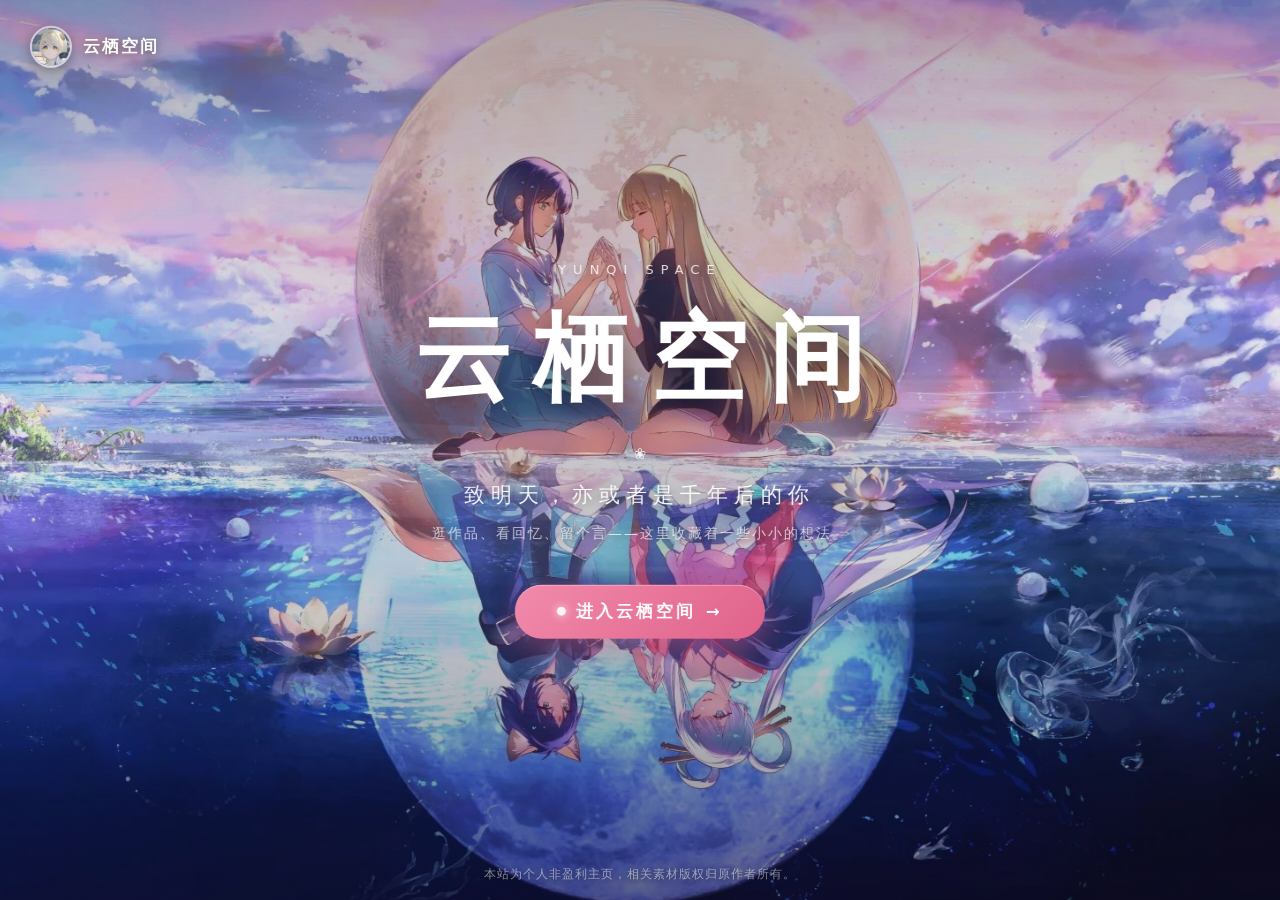
<file: welcome.html>
<!DOCTYPE html>
<html lang="zh-CN">
<head>
<meta charset="UTF-8">
<meta name="viewport" content="width=device-width, initial-scale=1.0">
<title>云栖空间 · 欢迎</title>
<meta name="description" content="云栖空间入口——致明天，亦或者是千年后的你。">
<style>
  *{margin:0;padding:0;box-sizing:border-box}
  html,body{height:100%}
  body{font-family:MiSans,"PingFang SC","HarmonyOS Sans SC","Microsoft YaHei","Noto Sans SC",system-ui,sans-serif;
    overflow:hidden;color:#fff;-webkit-font-smoothing:antialiased}

  /* ===== 全屏背景（视差层） ===== */
  .bg{position:fixed;inset:-3%;width:106%;height:106%;
    background:url("bg-moon-ccw.jpg") center 42%/cover no-repeat;
    will-change:transform}
  .veil{position:fixed;inset:0;
    background:
      radial-gradient(ellipse 70% 60% at 50% 46%,rgba(16,12,34,.18),transparent 70%),
      linear-gradient(180deg,rgba(16,12,34,.34) 0%,rgba(16,12,34,.08) 34%,rgba(16,12,34,.10) 62%,rgba(16,12,34,.52) 100%)}

  /* ===== 飘落花瓣（视差层容器） ===== */
  .petals{position:fixed;inset:0;z-index:3;pointer-events:none;will-change:transform}
  .petal{position:absolute;top:-4vh;border-radius:80% 0 80% 0;pointer-events:none;
    background:linear-gradient(135deg,#ffd7e4,#f7a8c4);opacity:.85;
    animation:fall linear infinite}
  @keyframes fall{
    0%{transform:translate3d(0,-4vh,0) rotate(0deg);opacity:0}
    8%{opacity:.85}
    100%{transform:translate3d(var(--sway),104vh,0) rotate(560deg);opacity:.35}}

  /* ===== 左上角品牌 ===== */
  .brand{position:fixed;top:26px;left:30px;z-index:10;display:flex;align-items:center;gap:11px;
    text-decoration:none;color:#fff;will-change:transform}
  .brand img{width:42px;height:42px;border-radius:50%;object-fit:cover;
    border:2px solid rgba(255,255,255,.55);box-shadow:0 4px 14px rgba(0,0,0,.35)}
  .brand b{font-size:16.5px;letter-spacing:2px;text-shadow:0 2px 10px rgba(0,0,0,.5)}

  /* ===== 中央内容 ===== */
  .stage{position:relative;z-index:5;height:100%;display:flex;flex-direction:column;
    align-items:center;justify-content:center;text-align:center;padding:0 24px;will-change:transform}
  .en{font-size:13px;letter-spacing:7px;color:rgba(255,255,255,.82);
    text-shadow:0 2px 12px rgba(0,0,0,.45);margin-bottom:18px;animation:rise .9s .15s both}
  h1{font-family:"Source Han Serif SC","Noto Serif SC","Songti SC",serif;
    font-size:clamp(52px,9vw,96px);font-weight:700;letter-spacing:22px;text-indent:22px;
    text-shadow:0 6px 30px rgba(0,0,0,.45);animation:rise .9s .3s both}
  .orn{display:flex;align-items:center;gap:14px;margin:20px 0 18px;animation:rise .9s .45s both}
  .orn::before,.orn::after{content:"";width:64px;height:1px;
    background:linear-gradient(90deg,transparent,rgba(255,255,255,.75),transparent)}
  .orn span{font-size:15px;color:rgba(255,255,255,.85)}
  .slogan{font-size:clamp(16px,2.4vw,21px);letter-spacing:6px;color:rgba(255,255,255,.94);
    text-shadow:0 2px 14px rgba(0,0,0,.5);animation:rise .9s .55s both}
  .desc{margin-top:16px;font-size:14px;letter-spacing:2px;color:rgba(255,255,255,.72);
    text-shadow:0 2px 10px rgba(0,0,0,.5);animation:rise .9s .7s both}
  .enter{margin-top:42px;display:inline-flex;align-items:center;gap:10px;
    padding:16px 42px;border-radius:999px;text-decoration:none;
    background:linear-gradient(135deg,#f28bab,#e0628a);color:#fff;
    font-size:16.5px;font-weight:700;letter-spacing:3px;
    box-shadow:0 12px 32px rgba(224,98,138,.45),inset 0 1px 0 rgba(255,255,255,.35);
    transition:.25s cubic-bezier(.22,1,.36,1);animation:rise .9s .85s both}
  .enter:hover{transform:translateY(-3px) scale(1.03);
    box-shadow:0 18px 42px rgba(224,98,138,.55),inset 0 1px 0 rgba(255,255,255,.35)}
  .enter .dot{width:9px;height:9px;border-radius:50%;background:rgba(255,255,255,.9);
    box-shadow:0 0 10px rgba(255,255,255,.9);animation:pulse 2s ease-in-out infinite}
  .enter .arr{transition:.25s}
  .enter:hover .arr{transform:translateX(5px)}
  @keyframes pulse{50%{opacity:.4}}
  @keyframes rise{from{opacity:0;transform:translateY(22px)}to{opacity:1;transform:none}}

  /* ===== 底部小字 ===== */
  .fine{position:fixed;bottom:18px;left:0;right:0;z-index:5;text-align:center;
    font-size:11.5px;letter-spacing:1px;color:rgba(255,255,255,.5);
    text-shadow:0 1px 6px rgba(0,0,0,.5)}

  @media (max-width:560px){
    h1{letter-spacing:12px;text-indent:12px}
    .en{letter-spacing:4px}
    .slogan{letter-spacing:3px}
  }
</style>
</head>
<body>

<div class="bg"></div>
<div class="veil"></div>

<!-- 花瓣（包一层视差容器） -->
<div class="petals">
<span class="petal" style="left:6%;width:13px;height:11px;--sway:9vw;animation-duration:11s;animation-delay:-2s"></span>
<span class="petal" style="left:16%;width:10px;height:9px;--sway:-6vw;animation-duration:14s;animation-delay:-7s"></span>
<span class="petal" style="left:27%;width:14px;height:12px;--sway:7vw;animation-duration:12s;animation-delay:-4s"></span>
<span class="petal" style="left:39%;width:9px;height:8px;--sway:-9vw;animation-duration:16s;animation-delay:-9s"></span>
<span class="petal" style="left:52%;width:12px;height:10px;--sway:8vw;animation-duration:13s;animation-delay:-1s"></span>
<span class="petal" style="left:63%;width:10px;height:9px;--sway:-7vw;animation-duration:15s;animation-delay:-11s"></span>
<span class="petal" style="left:74%;width:14px;height:12px;--sway:6vw;animation-duration:11.5s;animation-delay:-5s"></span>
<span class="petal" style="left:85%;width:9px;height:8px;--sway:-8vw;animation-duration:17s;animation-delay:-13s"></span>
<span class="petal" style="left:93%;width:12px;height:10px;--sway:-5vw;animation-duration:12.5s;animation-delay:-8s"></span>
</div>

<a class="brand" href="welcome.html">
  <img src="avatar.jpg" alt="云栖">
  <b>云栖空间</b>
</a>

<main class="stage">
  <div class="en">YUNQI SPACE</div>
  <h1>云栖空间</h1>
  <div class="orn"><span>❀</span></div>
  <p class="slogan">致明天，亦或者是千年后的你</p>
  <p class="desc">逛作品、看回忆、留个言——这里收藏着一些小小的想法。</p>
  <a class="enter" href="index.html">
    <span class="dot"></span>进入云栖空间<span class="arr">→</span>
  </a>
</main>

<div class="fine">本站为个人非盈利主页，相关素材版权归原作者所有。</div>

<script>
/* ===== 鼠标视差景深 =====
   四层深度：背景动最多（远景），花瓣次之（中景），
   中央内容与品牌反向轻移（近景），惯性平滑跟随 */
(function(){
  const layers=[
    {el:document.querySelector('.bg'),    x:26, y:16, inv:1},
    {el:document.querySelector('.petals'),x:16, y:10, inv:1},
    {el:document.querySelector('.stage'), x:10, y:7,  inv:-1},
    {el:document.querySelector('.brand'), x:6,  y:4,  inv:-1}
  ];
  let tx=0,ty=0,cx=0,cy=0;
  addEventListener('mousemove',e=>{
    tx=(e.clientX/innerWidth-.5)*2;
    ty=(e.clientY/innerHeight-.5)*2;
  });
  // 触屏设备：轻微陀螺仪视差（可选，失败静默）
  addEventListener('deviceorientation',e=>{
    if(e.gamma==null)return;
    tx=Math.max(-1,Math.min(1,e.gamma/30));
    ty=Math.max(-1,Math.min(1,(e.beta-45)/30));
  });
  let t=0;
  (function tick(){
    t+=.005;
    cx+=(tx-cx)*.055; cy+=(ty-cy)*.055;
    // 叠加一丝呼吸浮动，画面不呆板
    const bx=Math.sin(t)*.06, by=Math.cos(t*.8)*.045;
    const px=cx+bx, py=cy+by;
    layers.forEach(l=>{
      l.el.style.transform='translate3d('+(px*l.x*l.inv).toFixed(2)+'px,'+(py*l.y*l.inv).toFixed(2)+'px,0)';
    });
    requestAnimationFrame(tick);
  })();
})();
</script>
</body>
</html>
</file>
<file: style.css>
/* ============================================================
   诀 · 个人站点样式 v2
   设计语言参考：月读空间 yachiyo.hk
   （淡蓝 / 丁香紫 / 樱粉极光色系 · 玻璃拟态 · 胶囊控件）
   ============================================================ */
:root{
  /* 色板（深色星空暗夜体系） */
  --blue:#8fdcff; --lilac:#9b8cff; --pink:#ff9aba; --cyan:#6bd8f0;
  --bg:#120e24; --bg-soft:#181330; --bg-warm:#1c1538;
  --surface:rgba(28,22,48,.78); --surface-strong:rgba(35,28,60,.90);
  --card:rgba(30,24,52,.75); --card-hover:rgba(42,33,72,.88);
  --ink:#e4ddf8; --ink-strong:#ffffff; --ink-2:rgba(215,205,245,.68);
  --line:rgba(255,255,255,.12); --line-strong:rgba(155,140,255,.32);
  --accent:var(--lilac); --accent-2:var(--pink); --accent-deep:#b2a2ff;
  --accent-soft:rgba(155,140,255,.2);
  --ok:#3aa981; --warn:#dfa23e; --danger:#d95d68;
  --radius-card:18px; --radius-lg:22px; --radius-ctl:12px; --radius-pill:999px;
  --shadow-sm:0 4px 16px rgba(10,8,20,.35),0 1px 3px rgba(0,0,0,.3);
  --shadow-md:0 10px 32px rgba(10,8,20,.5),0 2px 6px rgba(0,0,0,.4);
  --focus-ring:0 0 0 3px rgba(155,140,255,.35);
  --aurora:linear-gradient(120deg,#8fdcff 0%,#9b8cff 42%,#ff9aba 100%);
  --ease-lift:cubic-bezier(.22,1,.36,1);
  --blur:blur(20px) saturate(1.2);
}
*{margin:0;padding:0;box-sizing:border-box}
html{scroll-behavior:smooth}
body{font-family:MiSans,"PingFang SC","HarmonyOS Sans SC","Microsoft YaHei","Noto Sans SC",system-ui,sans-serif;
  color:var(--ink);line-height:1.7;-webkit-font-smoothing:antialiased;
  min-height:100vh;display:flex;flex-direction:column;
  background:var(--bg);
  position:relative}

/* 全站独立视差背景层（深色夜幕底图） */
.site-bg{position:fixed;inset:-5%;width:110%;height:110%;z-index:-1;
  pointer-events:none;overflow:hidden}
.site-bg-img{position:absolute;inset:-30px;
  background:url("bg-moon-flip.jpg") center 60%/cover no-repeat;
  filter:brightness(0.72) contrast(1.08) saturate(1.15);
  will-change:transform}
.site-bg-veil{position:absolute;inset:0;
  background:
    linear-gradient(180deg,rgba(18,14,36,.68) 0%,rgba(16,12,32,.58) 55%,rgba(14,10,28,.78) 100%),
    radial-gradient(ellipse 1000px 480px at 82% -120px,rgba(155,140,255,.22),transparent),
    radial-gradient(ellipse 800px 420px at -8% 108%,rgba(255,154,186,.16),transparent)}
a{color:inherit;text-decoration:none}
.wrap{max-width:1080px;margin:0 auto;padding:0 24px;width:100%}
main{flex:1}
::selection{background:rgba(155,140,255,.28)}

/* ===== 启动画面 ===== */
.boot-splash{position:fixed;inset:0;z-index:200;display:flex;flex-direction:column;
  align-items:center;justify-content:center;gap:14px;background:var(--bg);
  animation:splashOut .5s ease .55s forwards;pointer-events:none}
.boot-splash .seal{width:88px;height:88px;border-radius:26px;background:var(--aurora);
  display:flex;align-items:center;justify-content:center;
  box-shadow:0 16px 40px rgba(155,140,255,.38);animation:sealPop .5s var(--ease-lift);
  overflow:visible;position:relative}
.boot-splash .seal img{width:72px;height:72px;object-fit:contain;display:block;
  filter:drop-shadow(0 4px 12px rgba(240,165,70,.45));
  animation:sunRotate 20s linear infinite}
@keyframes sunRotate{from{transform:rotate(0deg)}to{transform:rotate(360deg)}}
.boot-splash .name{font-size:20px;font-weight:800;letter-spacing:2px}
.boot-splash .cap{font-size:11px;letter-spacing:4px;color:var(--ink-2)}
.boot-splash .bar{width:120px;height:3px;border-radius:99px;background:rgba(155,140,255,.2);
  overflow:hidden}
.boot-splash .bar i{display:block;height:100%;width:40%;border-radius:99px;background:var(--aurora);
  animation:barSlide 1s ease-in-out infinite}
@keyframes sealPop{from{transform:scale(.6);opacity:0}to{transform:none;opacity:1}}
@keyframes barSlide{0%{transform:translateX(-120%)}100%{transform:translateX(320%)}}
@keyframes splashOut{to{opacity:0;visibility:hidden}}

/* ===== Nav（悬浮胶囊式，深色玻璃 + 壁纸纹理，清透微亮琉璃） ===== */
nav{position:sticky;top:14px;z-index:50;margin:14px auto 0;width:min(1220px,calc(100% - 32px));
  border-radius:var(--radius-pill);
  background:linear-gradient(rgba(45,36,75,.50),rgba(45,36,75,.50)),
    url("bg-moon-flip.jpg") center 30%/cover no-repeat;
  backdrop-filter:blur(20px) saturate(1.25);-webkit-backdrop-filter:blur(20px) saturate(1.25);
  border:1px solid rgba(255,255,255,.28);
  box-shadow:0 12px 36px rgba(18,14,35,.35), inset 0 1px 0 rgba(255,255,255,.32)}
nav .wrap{display:flex;align-items:center;gap:12px;height:58px;padding:0 10px 0 8px;max-width:none}
.logo{display:flex;align-items:center;gap:10px;flex-shrink:0}
.logo .nav-avatar{width:38px;height:38px;border-radius:50%;object-fit:cover;
  border:2px solid rgba(255,255,255,.5);box-shadow:0 2px 8px rgba(0,0,0,.3)}
.logo-text{display:flex;flex-direction:column;line-height:1.2}
.logo-text b{font-size:15px;color:#fff;letter-spacing:.5px;font-weight:800}
.logo-text i{font-style:normal;font-size:11px;color:rgba(255,255,255,.6)}
.nav-links{display:flex;gap:4px;margin:0 4px 0 auto}
.nav-links a{padding:7px 15px;border-radius:var(--radius-pill);font-size:13.5px;
  color:rgba(255,255,255,.86);transition:.18s}
.nav-links a:hover{background:rgba(255,255,255,.16);color:#fff}
.nav-links a.active{background:rgba(155,140,255,.9);color:#fff;font-weight:600;
  box-shadow:0 3px 12px rgba(155,140,255,.45)}

/* ===== 音乐胶囊播放器控件（参考 Track/Music 胶囊设计） ===== */
.nav-music{display:flex;align-items:center;gap:8px;padding:4px 10px 4px 6px;
  background:rgba(25,20,44,.65);border:1px solid rgba(255,255,255,.2);
  border-radius:var(--radius-pill);color:#fff;font-size:12px;flex-shrink:0;
  box-shadow:inset 0 1px 0 rgba(255,255,255,.18);transition:.2s;user-select:none}
.nav-music:hover{background:rgba(35,28,60,.82);border-color:rgba(155,140,255,.55);
  box-shadow:0 0 16px rgba(155,140,255,.3)}
.nav-music-disc{width:28px;height:28px;border-radius:50%;
  background:linear-gradient(135deg,#2e2454,#15102a);
  border:1px solid rgba(255,255,255,.28);display:flex;align-items:center;justify-content:center;
  position:relative;flex-shrink:0;cursor:pointer;overflow:hidden;transition:.2s}
.nav-music-disc::before{content:"";position:absolute;inset:4px;border-radius:50%;
  border:1px dashed rgba(255,255,255,.3)}
.nav-music-disc .disc-core{width:8px;height:8px;border-radius:50%;background:var(--aurora);
  box-shadow:0 0 6px rgba(255,154,186,.8)}
.nav-music.playing .nav-music-disc{animation:discSpin 4s linear infinite}
@keyframes discSpin{from{transform:rotate(0deg)}to{transform:rotate(360deg)}}
.nav-music-info{display:flex;flex-direction:column;line-height:1.2;cursor:pointer}
.nav-music-meta{display:flex;align-items:center;gap:6px}
.nav-music-tag{font-size:9.5px;font-weight:700;letter-spacing:.5px;padding:1px 5px;
  border-radius:4px;background:rgba(155,140,255,.3);color:#e8e2ff}
.nav-music-title{font-size:12px;font-weight:700;color:#fff;letter-spacing:.3px;
  max-width:90px;white-space:nowrap;overflow:hidden;text-overflow:ellipsis}
.nav-music-sub{font-size:10px;color:rgba(255,255,255,.7);display:flex;align-items:center;gap:6px}
.nav-music-bar{width:46px;height:4px;background:rgba(255,255,255,.25);border-radius:99px;
  overflow:hidden;position:relative;cursor:pointer}
.nav-music-bar-fill{height:100%;width:0%;background:var(--aurora);border-radius:99px;transition:width .1s linear}
.nav-music-btn{width:26px;height:26px;border-radius:50%;background:rgba(255,255,255,.2);
  border:1px solid rgba(255,255,255,.25);color:#fff;display:flex;align-items:center;
  justify-content:center;font-size:10px;cursor:pointer;transition:.18s;flex-shrink:0;padding:0}
.nav-music-btn:hover{background:var(--aurora);border-color:transparent;transform:scale(1.08)}
.nav-music-btn svg{width:11px;height:11px;fill:currentColor}

/* 音波动效 */
.nav-music-waves{display:flex;align-items:flex-end;gap:2px;height:12px;padding:0 2px}
.nav-music-waves span{width:2px;height:4px;background:rgba(255,255,255,.5);border-radius:2px;transition:.2s}
.nav-music.playing .nav-music-waves span:nth-child(1){animation:waveAnim .6s ease-in-out infinite alternate;background:#8fdcff}
.nav-music.playing .nav-music-waves span:nth-child(2){animation:waveAnim .8s ease-in-out infinite alternate .2s;background:#9b8cff}
.nav-music.playing .nav-music-waves span:nth-child(3){animation:waveAnim .5s ease-in-out infinite alternate .4s;background:#ff9aba}
@keyframes waveAnim{0%{height:3px}100%{height:12px}}

.nav-search{display:flex;align-items:center;gap:7px;flex-shrink:0;
  background:rgba(20,16,36,.55);border:1px solid rgba(255,255,255,.2);
  border-radius:var(--radius-pill);padding:7px 12px;color:rgba(255,255,255,.7);
  font-size:13px;transition:.18s}
.nav-search:focus-within{border-color:rgba(155,140,255,.7);box-shadow:0 0 0 3px rgba(155,140,255,.22)}
.nav-search input{background:none;border:none;color:#fff;font-size:13px;padding:0;
  width:95px;box-shadow:none}
.nav-search input::placeholder{color:rgba(255,255,255,.55)}
.nav-search input:focus{box-shadow:none;background:none;border:none}
.nav-search kbd{font-size:10.5px;color:rgba(255,255,255,.65);background:rgba(255,255,255,.14);
  border:1px solid rgba(255,255,255,.2);border-radius:6px;padding:1px 6px;
  font-family:Consolas,monospace}
.nav-cta{display:inline-flex;align-items:center;gap:6px;padding:8px 16px;flex-shrink:0;
  border-radius:var(--radius-pill);font-size:13px;font-weight:700;color:#fff;
  background:linear-gradient(135deg,#f2a560,#e8843a);
  box-shadow:0 6px 16px rgba(232,132,58,.38);transition:.18s}
.nav-cta:hover{transform:translateY(-1px);filter:brightness(1.07)}

/* ===== 宽屏 Hero 卡片横幅（Moonlit Feature Banner - 与导航栏同系略浅琉璃紫调） ===== */
.moon-banner{position:relative;margin:28px 0 36px;border-radius:24px;overflow:hidden;
  background:rgba(30,25,50,.72);
  backdrop-filter:blur(24px) saturate(1.25);-webkit-backdrop-filter:blur(24px) saturate(1.25);
  border:1px solid rgba(255,255,255,.18);
  box-shadow:0 20px 48px rgba(18,14,35,.28), 0 4px 16px rgba(18,14,35,.15), inset 0 1px 0 rgba(255,255,255,.2);
  min-height:310px;display:flex;align-items:stretch;color:#fff}
.moon-banner-bg{position:absolute;inset:0;pointer-events:none;overflow:hidden}
.moon-banner-bg::before{content:"";position:absolute;inset:0;
  background:url("banner-bg.jpg") calc(100% + 140px) 42%/cover no-repeat;
  -webkit-mask-image:linear-gradient(90deg, transparent 0, transparent 40px, rgba(0,0,0,.35) 150px, #000 270px, #000 100%);
  mask-image:linear-gradient(90deg, transparent 0, transparent 40px, rgba(0,0,0,.35) 150px, #000 270px, #000 100%);}
.moon-banner-bg::after{content:"";position:absolute;inset:0;
  background:linear-gradient(90deg, 
    rgba(28,23,46,.95) 0%, 
    rgba(28,23,46,.82) 34%, 
    rgba(28,23,46,.38) 58%, 
    rgba(28,23,46,0) 80%);}
.moon-banner-content{position:relative;z-index:2;padding:44px 48px;max-width:580px;
  display:flex;flex-direction:column;justify-content:center}
.moon-banner-tag{font-size:11px;font-weight:700;letter-spacing:3.5px;color:#f9b572;
  text-transform:uppercase;margin-bottom:12px;font-family:Consolas,monospace;
  text-shadow:0 1px 8px rgba(249,181,114,.35)}
.moon-banner-subtitle{font-size:14px;color:rgba(235,230,255,.85);letter-spacing:1px;margin-bottom:6px}
.moon-banner h2{font-size:38px;font-weight:800;letter-spacing:1px;line-height:1.2;
  color:#fff;margin-bottom:4px;font-family:"Noto Serif SC","Source Han Serif SC",Georgia,serif;
  text-shadow:0 2px 14px rgba(15,12,30,.4)}
.moon-banner .en-title{font-size:12px;letter-spacing:2px;color:rgba(210,200,245,.65);
  margin-bottom:18px;font-family:Consolas,monospace}
.moon-banner-desc{font-size:14.5px;color:rgba(240,235,255,.82);line-height:1.75;margin-bottom:28px}
.moon-banner-actions{display:flex;align-items:center;gap:14px;flex-wrap:wrap}
.moon-btn-primary{display:inline-flex;align-items:center;gap:8px;padding:10px 24px;
  border-radius:var(--radius-pill);background:var(--aurora);
  color:#fff;font-size:13.5px;font-weight:700;border:none;
  box-shadow:0 8px 22px rgba(155,140,255,.45);transition:.2s}
.moon-btn-primary:hover{transform:translateY(-1px);filter:brightness(1.1);
  box-shadow:0 12px 28px rgba(155,140,255,.6)}
.moon-btn-ghost{display:inline-flex;align-items:center;gap:6px;padding:10px 20px;
  border-radius:var(--radius-pill);background:rgba(255,255,255,.12);color:#fff;
  font-size:13.5px;font-weight:600;border:1px solid rgba(255,255,255,.24);
  box-shadow:0 2px 10px rgba(0,0,0,.15);transition:.2s}
.moon-btn-ghost:hover{background:rgba(255,255,255,.22);border-color:rgba(255,255,255,.4);
  color:#fff;transform:translateY(-1px);box-shadow:0 4px 16px rgba(155,140,255,.25)}

/* 公告小条（与导航栏同系微透琉璃紫） */
.moon-notice{display:flex;align-items:center;gap:12px;margin:-18px 0 36px;
  padding:12px 22px;border-radius:14px;
  background:rgba(30,25,50,.70);
  backdrop-filter:blur(20px);-webkit-backdrop-filter:blur(20px);
  border:1px solid rgba(255,255,255,.16);color:rgba(240,235,255,.88);font-size:13px;
  box-shadow:0 8px 26px rgba(18,14,35,.2)}
.moon-notice .bell{font-size:14px;flex-shrink:0}
.moon-notice .label{font-size:11px;font-weight:700;padding:2.5px 8px;border-radius:6px;
  background:rgba(155,140,255,.25);color:#dcd4ff;letter-spacing:.5px;flex-shrink:0;
  border:1px solid rgba(155,140,255,.3)}
.moon-notice .text{color:rgba(245,240,255,.85);flex:1;white-space:nowrap;
  overflow:hidden;text-overflow:ellipsis}
.moon-notice .action{color:rgba(215,205,255,.75);font-size:12px;flex-shrink:0;cursor:pointer;
  transition:.18s;display:flex;align-items:center;gap:4px}
.moon-notice .action:hover{color:#fff}
.hero{padding:100px 0 60px;display:flex;gap:48px;align-items:center;flex-wrap:wrap}
.avatar{width:128px;height:128px;border-radius:32px;flex-shrink:0;overflow:hidden;
  box-shadow:0 16px 38px rgba(155,140,255,.35);border:4px solid rgba(255,255,255,.9)}
.avatar img{width:100%;height:100%;object-fit:cover;display:block}
.hero h1{font-size:44px;line-height:1.25;letter-spacing:1px;color:var(--ink-strong)}
.hero h1 span{background:var(--aurora);-webkit-background-clip:text;background-clip:text;color:transparent}
.hero .tag{margin-top:10px;font-size:17px;color:var(--ink-2)}
.hero .actions{margin-top:26px;display:flex;gap:12px;flex-wrap:wrap}
.btn{display:inline-flex;align-items:center;gap:7px;padding:12px 26px;border-radius:var(--radius-pill);
  font-size:14.5px;font-weight:600;cursor:pointer;border:1px solid transparent;
  transition:.22s var(--ease-lift)}
.btn-primary{background:var(--aurora);color:#fff;box-shadow:0 10px 22px rgba(155,140,255,.35)}
.btn-primary:hover{transform:translateY(-2px);box-shadow:0 14px 30px rgba(155,140,255,.45)}
.btn-ghost{background:var(--surface);border-color:var(--line);color:var(--ink)}
.btn-ghost:hover{border-color:var(--line-strong);color:var(--accent-deep);transform:translateY(-2px)}

/* ===== Hub 入口 ===== */
.hub-head{display:flex;align-items:center;gap:16px;flex-wrap:wrap;margin:12px 0 24px}
.hub-head h2{font-size:24px;letter-spacing:.5px;color:var(--ink-strong)}
.hub-head .no{font-size:13px;font-weight:700;font-family:Consolas,monospace;
  background:var(--aurora);-webkit-background-clip:text;background-clip:text;color:transparent}
.hub-search{margin-left:auto;display:flex;align-items:center;gap:8px;
  background:var(--surface);backdrop-filter:var(--blur);
  border:1px solid var(--line);border-radius:var(--radius-pill);padding:9px 16px;
  min-width:230px;transition:.18s}
.hub-search:focus-within{border-color:var(--accent);box-shadow:var(--focus-ring)}
.hub-search input{border:none;background:none;padding:0;flex:1;font-size:14px}
.hub-search input:focus{box-shadow:none;border:none;background:none}
.hub-search kbd{font-size:11px;color:var(--ink-2);background:rgba(255,255,255,.7);
  border:1px solid var(--line);border-radius:7px;padding:2px 8px;font-family:Consolas,monospace}
.hub-grid{display:grid;grid-template-columns:repeat(auto-fill,minmax(300px,1fr));gap:18px;padding-bottom:56px}
.hub-card{background:var(--card);backdrop-filter:var(--blur);-webkit-backdrop-filter:var(--blur);
  border:1px solid var(--line);border-radius:var(--radius-lg);
  padding:22px;box-shadow:var(--shadow-sm);transition:.22s var(--ease-lift);
  display:flex;gap:16px;align-items:flex-start}
.hub-card:hover{transform:translateY(-4px);box-shadow:var(--shadow-md);
  border-color:var(--line-strong);background:var(--card-hover)}
.hub-card .icon{width:48px;height:48px;border-radius:14px;flex-shrink:0;display:flex;
  align-items:center;justify-content:center;font-size:22px;color:#fff}
.hub-card:nth-child(6n+1) .icon{background:linear-gradient(135deg,#8fdcff,#6bbcf0)}
.hub-card:nth-child(6n+2) .icon{background:linear-gradient(135deg,#9b8cff,#7d6ce8)}
.hub-card:nth-child(6n+3) .icon{background:linear-gradient(135deg,#ff9aba,#f06f9e)}
.hub-card:nth-child(6n+4) .icon{background:linear-gradient(135deg,#9ee2cf,#52bda0)}
.hub-card:nth-child(6n+5) .icon{background:linear-gradient(135deg,#f1d98e,#e0b854)}
.hub-card:nth-child(6n+6) .icon{background:linear-gradient(135deg,#c3b4ff,#9b8cff)}
.hub-card h3{font-size:16.5px;margin-bottom:4px;color:var(--ink-strong)}
.hub-card p{font-size:13.5px;color:var(--ink-2);line-height:1.6}
.hub-card .go{margin-left:auto;color:rgba(75,95,140,.3);font-size:18px;flex-shrink:0;transition:.18s}
.hub-card:hover .go{color:var(--accent);transform:translateX(3px)}
.hub-empty{display:none;text-align:center;color:rgba(75,95,140,.5);padding:40px 0;font-size:14.5px}
.hub-empty.show{display:block}

/* ===== Page head ===== */
.page-head{padding:56px 0 8px}
.page-head .no{font-size:13px;font-weight:700;font-family:Consolas,monospace;
  background:var(--aurora);-webkit-background-clip:text;background-clip:text;color:transparent}
.page-head h1{font-size:32px;letter-spacing:.5px;margin-top:2px;color:var(--ink-strong)}
.page-head p{color:var(--ink-2);font-size:15px;margin-top:6px}

/* ===== Sections ===== */
section{padding:48px 0}

/* ===== Portfolio ===== */
.grid{display:grid;grid-template-columns:repeat(auto-fill,minmax(300px,1fr));gap:20px;padding-bottom:48px}
.proj{background:var(--card);backdrop-filter:var(--blur);-webkit-backdrop-filter:var(--blur);
  border:1px solid var(--line);border-radius:var(--radius-lg);
  padding:24px;box-shadow:var(--shadow-sm);transition:.22s var(--ease-lift);
  display:flex;flex-direction:column}
.proj:hover{transform:translateY(-4px);box-shadow:var(--shadow-md);border-color:var(--line-strong)}
.proj .thumb{height:120px;border-radius:14px;margin-bottom:16px;display:flex;align-items:center;
  justify-content:center;font-size:40px;color:#fff;font-weight:700}
.proj h3{font-size:17.5px;margin-bottom:6px;color:var(--ink-strong)}
.proj p{font-size:14px;color:var(--ink-2);flex:1}
.tags{display:flex;gap:8px;margin-top:14px;flex-wrap:wrap}
.tag-chip{font-size:12px;padding:4px 12px;border-radius:var(--radius-pill);
  background:rgba(155,140,255,.12);color:var(--accent-deep)}

/* ===== 图库 / 作品集 (Gallery Style) ===== */
.gallery-head{display:flex;align-items:flex-end;justify-content:space-between;margin:32px 0 24px;flex-wrap:wrap;gap:16px}
.gallery-title-box h1{font-size:36px;font-weight:800;letter-spacing:1px;color:#fff;display:flex;align-items:baseline;gap:12px;font-family:"Noto Serif SC","Source Han Serif SC",Georgia,serif}
.gallery-title-box h1 span{font-size:12px;font-weight:700;letter-spacing:3px;color:rgba(215,205,245,.65);font-family:Consolas,monospace;text-transform:uppercase}
.gallery-title-box p{color:rgba(215,205,245,.75);font-size:14px;margin-top:4px}
.gallery-top-actions{display:flex;align-items:center;gap:12px}
.gallery-btn{display:inline-flex;align-items:center;gap:7px;padding:9px 18px;border-radius:var(--radius-pill);
  font-size:13px;font-weight:600;cursor:pointer;transition:.2s;border:1px solid rgba(255,255,255,.18);
  background:rgba(30,24,52,.75);backdrop-filter:blur(16px);color:#fff}
.gallery-btn:hover{background:rgba(42,33,72,.9);border-color:rgba(155,140,255,.4);transform:translateY(-1px)}
.gallery-btn.primary{background:linear-gradient(135deg,#e88e44,#df7327);border:none;box-shadow:0 6px 18px rgba(223,115,39,.35)}
.gallery-btn.primary:hover{filter:brightness(1.1);box-shadow:0 8px 24px rgba(223,115,39,.5)}

/* 图库顶部过滤控制栏 */
.gallery-bar{background:rgba(26,20,44,.75);backdrop-filter:blur(20px);-webkit-backdrop-filter:blur(20px);
  border:1px solid rgba(255,255,255,.12);border-radius:20px;padding:16px 20px;margin-bottom:28px;
  box-shadow:0 8px 28px rgba(10,8,20,.35)}
.gallery-bar-row1{display:flex;align-items:center;justify-content:space-between;gap:16px;flex-wrap:wrap;margin-bottom:14px}
.gallery-discover-title{font-size:17px;font-weight:700;color:#fff;display:flex;align-items:center;gap:10px}
.gallery-discover-title small{font-size:12.5px;color:rgba(215,205,245,.55);font-weight:400}
.gallery-search-wrap{display:flex;align-items:center;gap:10px;flex:1;max-width:440px;margin-left:auto}
.gallery-search-box{display:flex;align-items:center;gap:8px;background:rgba(18,14,32,.65);
  border:1px solid rgba(255,255,255,.12);border-radius:var(--radius-pill);padding:8px 16px;flex:1;transition:.18s}
.gallery-search-box:focus-within{border-color:rgba(155,140,255,.6);box-shadow:0 0 0 3px rgba(155,140,255,.18)}
.gallery-search-box input{border:none;background:none;padding:0;color:#fff;font-size:13.5px;flex:1}
.gallery-search-box input::placeholder{color:rgba(215,205,245,.45)}
.gallery-search-box .clear-btn{border:none;background:none;color:rgba(255,255,255,.4);cursor:pointer;font-size:14px;display:none;padding:0}
.gallery-random-btn{display:inline-flex;align-items:center;gap:6px;padding:8px 16px;border-radius:var(--radius-pill);
  background:rgba(18,14,32,.65);border:1px solid rgba(255,255,255,.12);color:rgba(235,225,255,.85);font-size:13px;
  cursor:pointer;transition:.18s;flex-shrink:0}
.gallery-random-btn:hover{background:rgba(35,28,60,.85);border-color:rgba(155,140,255,.4);color:#fff}

.gallery-bar-row2{display:flex;align-items:center;justify-content:space-between;gap:14px;flex-wrap:wrap;padding-top:12px;border-top:1px solid rgba(255,255,255,.08)}
.gallery-tags{display:flex;align-items:center;gap:8px;flex-wrap:wrap}
.gallery-tag-btn{padding:5px 14px;border-radius:8px;font-size:12.5px;color:rgba(215,205,245,.75);
  background:transparent;border:1px solid transparent;cursor:pointer;transition:.18s;display:flex;align-items:center;gap:6px}
.gallery-tag-btn:hover{color:#fff;background:rgba(255,255,255,.08)}
.gallery-tag-btn.active{background:rgba(155,140,255,.2);color:#fff;border-color:rgba(155,140,255,.35);font-weight:600}
.gallery-view-opts{display:flex;align-items:center;gap:10px;margin-left:auto}
.gallery-sort-select{background:rgba(18,14,32,.65);border:1px solid rgba(255,255,255,.12);border-radius:8px;
  color:rgba(235,225,255,.85);font-size:12.5px;padding:5px 10px;cursor:pointer;outline:none}
.gallery-layout-btns{display:flex;align-items:center;gap:4px}
.gallery-layout-btn{width:30px;height:30px;border-radius:8px;border:1px solid rgba(255,255,255,.12);
  background:rgba(18,14,32,.65);color:rgba(235,225,255,.65);display:flex;align-items:center;justify-content:center;
  cursor:pointer;font-size:13px;transition:.18s}
.gallery-layout-btn:hover{color:#fff;border-color:rgba(155,140,255,.4)}
.gallery-layout-btn.active{background:rgba(155,140,255,.28);color:#fff;border-color:rgba(155,140,255,.5)}

/* 图库瀑布流/网格 */
.gallery-grid{display:grid;grid-template-columns:repeat(auto-fill,minmax(260px,1fr));gap:20px;padding-bottom:56px}
.gallery-card{background:rgba(28,22,46,.72);backdrop-filter:blur(18px);-webkit-backdrop-filter:blur(18px);
  border:1px solid rgba(255,255,255,.12);border-radius:18px;overflow:hidden;
  box-shadow:0 8px 24px rgba(10,8,20,.35);transition:.22s var(--ease-lift);
  display:flex;flex-direction:column;position:relative}
.gallery-card:hover{transform:translateY(-5px);border-color:rgba(155,140,255,.38);
  box-shadow:0 14px 34px rgba(15,10,30,.5)}
.gallery-card-thumb{width:100%;height:180px;position:relative;overflow:hidden;background:#151126;cursor:pointer}
.gallery-card-thumb img{width:100%;height:100%;object-fit:cover;display:block;transition:.3s ease}
.gallery-card:hover .gallery-card-thumb img{transform:scale(1.05)}
.gallery-card-tag{position:absolute;top:10px;left:10px;padding:3px 8px;border-radius:6px;
  background:rgba(15,12,28,.7);backdrop-filter:blur(8px);border:1px solid rgba(255,255,255,.15);
  color:#fff;font-size:11px;font-weight:600}
.gallery-card-body{padding:14px 16px 16px;display:flex;flex-direction:column;flex:1}
.gallery-card-title{font-size:14.5px;font-weight:700;color:#fff;margin-bottom:8px;
  white-space:nowrap;overflow:hidden;text-overflow:ellipsis;font-family:Consolas,monospace,sans-serif}
.gallery-card-meta{display:flex;align-items:center;justify-content:space-between;font-size:12px;color:rgba(215,205,245,.65);margin-bottom:12px}
.gallery-user{display:flex;align-items:center;gap:6px}
.gallery-user-avatar{width:20px;height:20px;border-radius:50%;object-fit:cover;border:1px solid rgba(255,255,255,.3)}
.gallery-user-name{font-size:12px;color:rgba(235,225,255,.85);font-weight:600}
.gallery-user-badge{font-size:10px;padding:1px 5px;border-radius:4px;background:rgba(155,140,255,.2);color:#c8bcff;font-weight:700;font-family:Consolas,monospace}
.gallery-card-ratio{font-size:11px;color:rgba(215,205,245,.5);font-family:Consolas,monospace}

.gallery-card-footer{display:flex;align-items:center;justify-content:space-between;padding-top:10px;border-top:1px solid rgba(255,255,255,.08)}
.gallery-like-btn{display:inline-flex;align-items:center;gap:6px;padding:5px 12px;border-radius:var(--radius-pill);
  background:rgba(255,255,255,.06);border:1px solid rgba(255,255,255,.1);color:rgba(235,225,255,.75);
  font-size:12px;cursor:pointer;transition:.18s}
.gallery-like-btn:hover{background:rgba(255,154,186,.18);border-color:rgba(255,154,186,.4);color:#ff9aba}
.gallery-like-btn.liked{background:rgba(255,154,186,.25);border-color:rgba(255,154,186,.6);color:#ff9aba}
.gallery-del-btn{border:none;background:none;color:rgba(215,205,245,.35);font-size:13px;cursor:pointer;padding:4px 6px;border-radius:6px;transition:.18s}
.gallery-del-btn:hover{color:var(--danger);background:rgba(217,93,104,.15)}

/* 上传弹窗 */
.gallery-modal{position:fixed;inset:0;z-index:100;background:rgba(10,8,22,.75);backdrop-filter:blur(14px);
  display:flex;align-items:center;justify-content:center;padding:20px;opacity:0;pointer-events:none;transition:.25s ease}
.gallery-modal.show{opacity:1;pointer-events:auto}
.gallery-modal-dialog{width:min(520px,100%);background:rgba(28,22,48,.95);border:1px solid rgba(255,255,255,.18);
  border-radius:24px;box-shadow:0 24px 60px rgba(0,0,0,.6);padding:28px;transform:translateY(16px);transition:.25s ease}
.gallery-modal.show .gallery-modal-dialog{transform:translateY(0)}
.gallery-modal-head{display:flex;align-items:center;justify-content:space-between;margin-bottom:20px}
.gallery-modal-head h3{font-size:18px;font-weight:700;color:#fff}
.gallery-modal-close{background:none;border:none;font-size:20px;color:rgba(255,255,255,.5);cursor:pointer;padding:4px}
.gallery-modal-close:hover{color:#fff}
.gallery-dropzone{border:2px dashed rgba(155,140,255,.35);border-radius:16px;padding:32px 20px;text-align:center;
  cursor:pointer;transition:.2s;background:rgba(18,14,34,.5);margin-bottom:18px}
.gallery-dropzone:hover,.gallery-dropzone.dragover{border-color:var(--accent);background:rgba(155,140,255,.12)}
.gallery-dropzone input{display:none}
.gallery-dropzone-icon{font-size:36px;margin-bottom:8px}
.gallery-dropzone p{font-size:13.5px;color:rgba(235,225,255,.8);margin-bottom:4px}
.gallery-dropzone small{font-size:11.5px;color:rgba(215,205,245,.5)}
.gallery-preview-img{width:100%;height:160px;object-fit:cover;border-radius:12px;margin-bottom:16px;display:none;border:1px solid rgba(255,255,255,.15)}
.gallery-form-group{margin-bottom:14px}
.gallery-form-group label{display:block;font-size:12.5px;font-weight:600;color:rgba(235,225,255,.8);margin-bottom:6px}
.gallery-form-group input,.gallery-form-group select{width:100%}
.gallery-modal-foot{display:flex;justify-content:flex-end;gap:10px;margin-top:22px}

/* 大图画廊灯箱 Lightbox */
.gallery-lightbox{position:fixed;inset:0;z-index:150;background:rgba(6,4,14,.92);backdrop-filter:blur(24px);
  display:flex;flex-direction:column;align-items:center;justify-content:center;padding:24px;opacity:0;pointer-events:none;transition:.25s ease}
.gallery-lightbox.show{opacity:1;pointer-events:auto}
.gallery-lightbox img{max-width:90vw;max-height:80vh;object-fit:contain;border-radius:12px;
  box-shadow:0 20px 60px rgba(0,0,0,.7);border:1px solid rgba(255,255,255,.14)}
.gallery-lightbox-caption{margin-top:16px;font-size:15px;color:#fff;font-weight:600;letter-spacing:.5px;text-align:center}
.gallery-lightbox-close{position:absolute;top:24px;right:28px;background:rgba(255,255,255,.1);border:1px solid rgba(255,255,255,.2);
  color:#fff;font-size:20px;width:40px;height:40px;border-radius:50%;display:flex;align-items:center;justify-content:center;
  cursor:pointer;transition:.18s}
.gallery-lightbox-close:hover{background:rgba(255,255,255,.25);transform:scale(1.08)}

/* ===== Toolbox ===== */
.tool-tabs{display:flex;gap:8px;flex-wrap:wrap;margin:26px 0 24px}
.tool-tab{padding:9px 18px;border-radius:var(--radius-pill);border:1px solid var(--line);
  background:var(--surface);font-size:14px;font-weight:600;color:var(--ink-2);
  cursor:pointer;transition:.18s;font-family:inherit}
.tool-tab:hover{border-color:var(--line-strong);color:var(--accent-deep)}
.tool-tab.active{background:var(--aurora);color:#fff;border-color:transparent;
  box-shadow:0 6px 16px rgba(155,140,255,.3)}
.tool-panel{display:none;background:var(--card);backdrop-filter:var(--blur);-webkit-backdrop-filter:var(--blur);
  border:1px solid var(--line);border-radius:var(--radius-lg);padding:32px;
  box-shadow:var(--shadow-sm);margin-bottom:56px}
.tool-panel.show{display:block;animation:fade .28s var(--ease-lift)}
@keyframes fade{from{opacity:0;transform:translateY(8px)}to{opacity:1;transform:none}}
.tool-title{font-size:19px;font-weight:700;margin-bottom:4px;color:var(--ink-strong)}
.tool-desc{font-size:13.5px;color:var(--ink-2);margin-bottom:22px}

input,textarea,select{font-family:inherit;font-size:14.5px;color:var(--ink);
  border:1px solid var(--line);border-radius:var(--radius-ctl);padding:10px 14px;
  background:rgba(25,20,44,.6);outline:none;transition:.15s}
input:focus,textarea:focus{border-color:var(--accent);background:rgba(30,24,52,.9);box-shadow:var(--focus-ring)}
textarea{width:100%;min-height:140px;resize:vertical}
.mini-btn{padding:8px 18px;border-radius:var(--radius-pill);border:1px solid var(--line);
  background:var(--surface);font-size:13.5px;font-weight:600;cursor:pointer;
  transition:.18s;color:var(--ink);font-family:inherit}
.mini-btn:hover{border-color:var(--accent);color:var(--ink-strong)}
.mini-btn.solid{background:var(--aurora);border-color:transparent;color:#fff}
.mini-btn.solid:hover{filter:brightness(1.06);color:#fff}
.mini-btn.danger:hover{border-color:var(--danger);color:var(--danger)}

/* Pomodoro */
.pomo{display:flex;gap:40px;align-items:center;flex-wrap:wrap}
.pomo-clock{width:230px;height:230px;border-radius:50%;flex-shrink:0;position:relative;
  display:flex;flex-direction:column;align-items:center;justify-content:center;
  background:rgba(20,16,36,.6);border:1px solid var(--line)}
.pomo-clock svg{position:absolute;inset:0;transform:rotate(-90deg)}
.pomo-time{font-size:46px;font-weight:800;font-variant-numeric:tabular-nums;letter-spacing:2px;color:var(--ink-strong)}
.pomo-mode{font-size:13.5px;color:var(--ink-2);margin-top:2px}
.pomo-side{flex:1;min-width:240px}
.pomo-modes{display:flex;gap:8px;margin-bottom:18px;flex-wrap:wrap}
.pomo-btns{display:flex;gap:10px;margin-bottom:18px}
.pomo-stat{font-size:13.5px;color:var(--ink-2)}
.pomo-stat b{color:var(--accent-deep);font-size:16px}

/* Todo */
.todo-add{display:flex;gap:10px;margin-bottom:16px}
.todo-add input{flex:1}
.todo-list{list-style:none;display:flex;flex-direction:column;gap:8px;max-height:320px;overflow:auto}
.todo-item{display:flex;align-items:center;gap:12px;padding:11px 15px;border:1px solid var(--line);
  border-radius:14px;background:rgba(25,20,44,.6);font-size:14.5px;transition:.15s}
.todo-item.done .txt{text-decoration:line-through;color:var(--ink-2)}
.todo-item .txt{flex:1;word-break:break-all}
.todo-check{width:19px;height:19px;border-radius:7px;border:1.5px solid rgba(155,140,255,.45);cursor:pointer;
  display:flex;align-items:center;justify-content:center;flex-shrink:0;transition:.15s;background:rgba(20,16,36,.8)}
.todo-item.done .todo-check{background:var(--ok);border-color:var(--ok);color:#fff;font-size:12px}
.todo-del{border:none;background:none;color:rgba(215,205,245,.35);cursor:pointer;font-size:16px;padding:2px 6px}
.todo-del:hover{color:var(--danger)}
.todo-foot{display:flex;justify-content:space-between;align-items:center;margin-top:14px;font-size:13px;color:var(--ink-2)}
.todo-empty{text-align:center;color:rgba(215,205,245,.45);padding:30px 0;font-size:14px}

/* Password */
.pw-out{display:flex;gap:10px;margin-bottom:20px}
.pw-out input{flex:1;font-family:Consolas,monospace;font-size:16px;letter-spacing:1px}
.pw-row{display:flex;align-items:center;gap:14px;margin-bottom:14px;flex-wrap:wrap}
.pw-row label{font-size:14px;min-width:76px}
.pw-opts{display:flex;gap:18px;flex-wrap:wrap;margin-bottom:18px}
.pw-opts label{display:flex;align-items:center;gap:7px;font-size:14px;cursor:pointer}
.pw-strength{height:6px;border-radius:99px;background:rgba(123,140,246,.15);overflow:hidden;margin-top:6px}
.pw-strength i{display:block;height:100%;width:0;border-radius:99px;transition:.25s}
input[type=range]{accent-color:var(--accent);padding:0;border:none;background:none;box-shadow:none}
input[type=checkbox]{accent-color:var(--accent)}

/* Word count */
.wc-stats{display:grid;grid-template-columns:repeat(auto-fit,minmax(120px,1fr));gap:12px;margin-top:18px}
.wc-cell{background:rgba(25,20,44,.6);border:1px solid var(--line);border-radius:14px;padding:14px;text-align:center}
.wc-cell b{display:block;font-size:24px;font-variant-numeric:tabular-nums;color:var(--accent-deep)}
.wc-cell span{font-size:12.5px;color:var(--ink-2)}

/* Color */
.color-row{display:flex;gap:24px;align-items:flex-start;flex-wrap:wrap}
.color-preview{width:150px;height:150px;border-radius:16px;border:1px solid var(--line);flex-shrink:0;transition:.2s}
.color-fields{flex:1;min-width:250px;display:flex;flex-direction:column;gap:12px}
.color-field{display:flex;gap:10px;align-items:center}
.color-field label{font-size:13.5px;width:46px;color:var(--ink-2);flex-shrink:0}
.color-field input{flex:1;font-family:Consolas,monospace}
.swatches{display:flex;gap:8px;flex-wrap:wrap;margin-top:20px}
.swatch{width:34px;height:34px;border-radius:10px;cursor:pointer;border:1px solid rgba(255,255,255,.1);transition:.15s}
.swatch:hover{transform:scale(1.12)}

/* Countdown */
.cd-grid{display:grid;grid-template-columns:repeat(4,1fr);gap:12px;margin-top:18px}
.cd-cell{background:rgba(25,20,44,.6);border:1px solid var(--line);border-radius:16px;padding:18px 10px;text-align:center}
.cd-cell b{display:block;font-size:34px;font-variant-numeric:tabular-nums;color:var(--accent-deep)}
.cd-cell span{font-size:12.5px;color:var(--ink-2)}

/* Contact */
.contact-card{background:var(--card);backdrop-filter:var(--blur);-webkit-backdrop-filter:var(--blur);
  border:1px solid var(--line);border-radius:var(--radius-lg);
  padding:56px 44px;text-align:center;box-shadow:var(--shadow-sm);margin:26px 0 64px}
.contact-card h2{font-size:24px;margin-bottom:10px;color:var(--ink-strong)}
.contact-card p{color:var(--ink-2);margin-bottom:24px}
.contact-links{display:flex;gap:12px;justify-content:center;flex-wrap:wrap;margin-top:22px}

/* ===== 发现页样式 ===== */
.disc-filters{display:flex;gap:8px;margin-bottom:28px;flex-wrap:wrap}
.disc-filter{padding:7px 18px;border-radius:var(--radius-pill);border:1px solid var(--line);
  background:var(--card);backdrop-filter:var(--blur);-webkit-backdrop-filter:var(--blur);
  font-size:13.5px;color:var(--ink-2);cursor:pointer;transition:.18s;font-weight:600}
.disc-filter:hover{color:var(--ink-strong);border-color:var(--accent)}
.disc-filter.active{background:var(--aurora);color:#fff;border-color:transparent;
  box-shadow:0 4px 14px rgba(155,140,255,.35)}

.disc-grid{display:grid;grid-template-columns:repeat(auto-fill,minmax(320px,1fr));gap:20px;margin-bottom:56px}
.disc-card{background:var(--card);backdrop-filter:var(--blur);-webkit-backdrop-filter:var(--blur);
  border:1px solid var(--line);border-radius:var(--radius-lg);padding:24px;
  box-shadow:var(--shadow-sm);transition:.22s var(--ease-lift);display:flex;flex-direction:column;
  text-decoration:none;color:inherit;position:relative;overflow:hidden}
.disc-card:hover{transform:translateY(-3px);border-color:rgba(155,140,255,.45);
  box-shadow:0 12px 28px rgba(155,140,255,.18)}
.disc-card-top{display:flex;align-items:center;justify-content:space-between;margin-bottom:14px}
.disc-tag{font-size:11px;font-weight:700;letter-spacing:.5px;padding:3px 9px;border-radius:6px;
  background:rgba(155,140,255,.15);color:var(--accent-deep)}
.disc-date{font-size:12px;color:var(--ink-2);font-family:Consolas,monospace}
.disc-card h3{font-size:17px;font-weight:700;color:var(--ink-strong);margin-bottom:8px;line-height:1.4}
.disc-card p{font-size:13.5px;color:var(--ink-2);line-height:1.65;flex:1;margin-bottom:16px}
.disc-card-bottom{display:flex;align-items:center;justify-content:space-between;padding-top:12px;
  border-top:1px solid rgba(0,0,0,.05);font-size:12px;color:var(--ink-2)}
.disc-meta{display:flex;align-items:center;gap:12px}
.disc-meta span{display:flex;align-items:center;gap:4px}
.disc-link{color:var(--accent-deep);font-weight:700;display:flex;align-items:center;gap:4px;
  transition:.18s}
.disc-card:hover .disc-link{transform:translateX(3px)}

footer{border-top:1px solid var(--line);padding:26px 0;text-align:center;font-size:13px;color:var(--ink-2)}

.toast{position:fixed;bottom:30px;left:50%;transform:translateX(-50%) translateY(80px);
  background:var(--ink-strong);color:#fff;padding:10px 22px;border-radius:var(--radius-pill);
  font-size:13.5px;transition:.3s var(--ease-lift);z-index:99;opacity:0;pointer-events:none}
.toast.on{transform:translateX(-50%) translateY(0);opacity:1}

@media (max-width:860px){
  .nav-music-sub, .nav-music-bar{display:none}
  .nav-music-title{max-width:65px}
  .moon-banner-content{padding:32px 24px}
  .moon-banner h2{font-size:30px}
}
@media (max-width:680px){
  .hero{padding:60px 0 44px}
  .hero h1{font-size:32px}
  .tool-panel{padding:22px}
  nav{top:8px;margin-top:8px}
  .nav-links a{padding:7px 10px;font-size:12.5px}
  .nav-search,.logo-text i,.nav-cta,.nav-music{display:none}
  .hub-search{margin-left:0;width:100%}
  .moon-banner{min-height:auto}
  .moon-banner-content{padding:28px 20px}
  .moon-banner h2{font-size:26px}
  .moon-notice{margin:-10px 0 28px;padding:10px 14px;font-size:12px}
}
</file>
